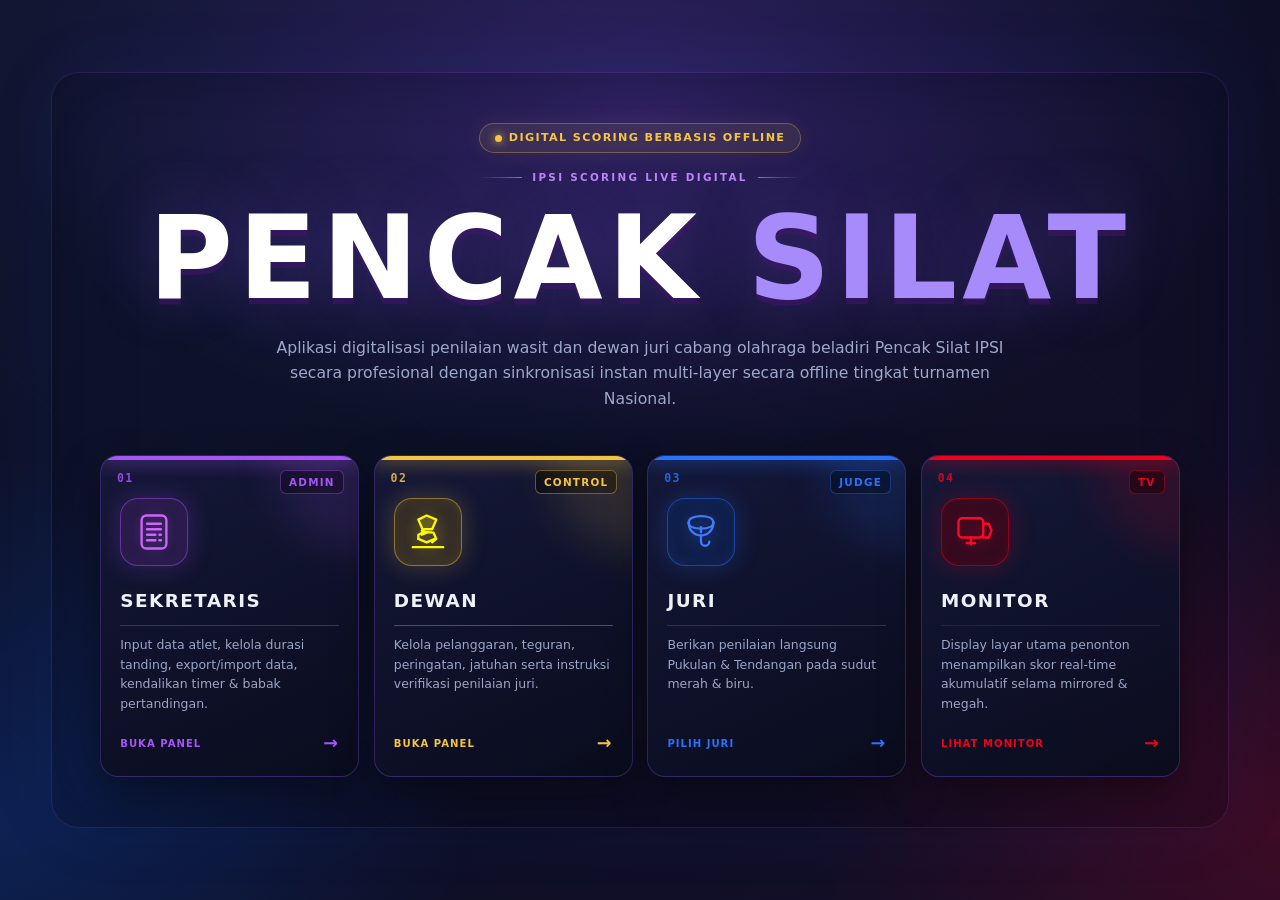
<file: ipsi-scoring-live/index.html>
<!DOCTYPE html>
<html lang="id">
<head>
<meta charset="UTF-8">
<meta name="viewport" content="width=device-width,initial-scale=1">
<meta name="theme-color" content="#05060a">
<title>IPSI Scoring Live Digital</title>
<link rel="icon" type="image/svg+xml" href="assets/icons/favicon.svg">
<link rel="stylesheet" href="css/global.css">
<link rel="stylesheet" href="css/landing.css">
</head>
<body class="landing" data-mode="index">

  <main class="landing-shell">
    <div class="landing-badge">DIGITAL SCORING BERBASIS OFFLINE</div>
    <div class="landing-kicker"><span></span> IPSI SCORING LIVE DIGITAL <span></span></div>
    <h1 class="landing-title"><span>PENCAK</span> SILAT</h1>
    <p class="landing-sub">
      Aplikasi digitalisasi penilaian wasit dan dewan juri cabang olahraga beladiri Pencak Silat IPSI
      secara profesional dengan sinkronisasi instan multi-layer secara offline tingkat turnamen Nasional.
    </p>

    <nav class="role-grid" aria-label="Pilih peran">
      <a class="role-card role-card--sekretaris" href="sekretaris.html">
        <span class="role-card-index">01</span>
        <span class="role-card-tag">ADMIN</span>
        <span class="role-card-icon-wrap"><img class="role-card-icon" src="assets/icons/icon-sekretaris.svg" alt="" width="52" height="52"></span>
        <h3>SEKRETARIS</h3>
        <div class="role-card-divider"></div>
        <p>Input data atlet, kelola durasi tanding, export/import data, kendalikan timer & babak pertandingan.</p>
        <span class="role-card-enter">BUKA PANEL <b>&rarr;</b></span>
      </a>

      <a class="role-card role-card--dewan" href="dewan.html">
        <span class="role-card-index">02</span>
        <span class="role-card-tag">CONTROL</span>
        <span class="role-card-icon-wrap"><img class="role-card-icon" src="assets/icons/icon-dewan.svg" alt="" width="52" height="52"></span>
        <h3>DEWAN</h3>
        <div class="role-card-divider"></div>
        <p>Kelola pelanggaran, teguran, peringatan, jatuhan serta instruksi verifikasi penilaian juri.</p>
        <span class="role-card-enter">BUKA PANEL <b>&rarr;</b></span>
      </a>

      <a class="role-card role-card--juri" href="juri-login.html">
        <span class="role-card-index">03</span>
        <span class="role-card-tag">JUDGE</span>
        <span class="role-card-icon-wrap"><img class="role-card-icon" src="assets/icons/icon-juri.svg" alt="" width="52" height="52"></span>
        <h3>JURI</h3>
        <div class="role-card-divider"></div>
        <p>Berikan penilaian langsung Pukulan &amp; Tendangan pada sudut merah &amp; biru.</p>
        <span class="role-card-enter">PILIH JURI <b>&rarr;</b></span>
      </a>

      <a class="role-card role-card--monitor" href="monitor.html">
        <span class="role-card-index">04</span>
        <span class="role-card-tag">TV</span>
        <span class="role-card-icon-wrap"><img class="role-card-icon" src="assets/icons/icon-monitor.svg" alt="" width="52" height="52"></span>
        <h3>MONITOR</h3>
        <div class="role-card-divider"></div>
        <p>Display layar utama penonton menampilkan skor real-time akumulatif selama mirrored &amp; megah.</p>
        <span class="role-card-enter">LIHAT MONITOR <b>&rarr;</b></span>
      </a>
    </nav>
  </main>

  <script src="js/state.js"></script>
  <script src="js/timer.js"></script>
  <script src="js/sync.js"></script>
  <script src="js/app.js"></script>
</body>
</html>
</file>
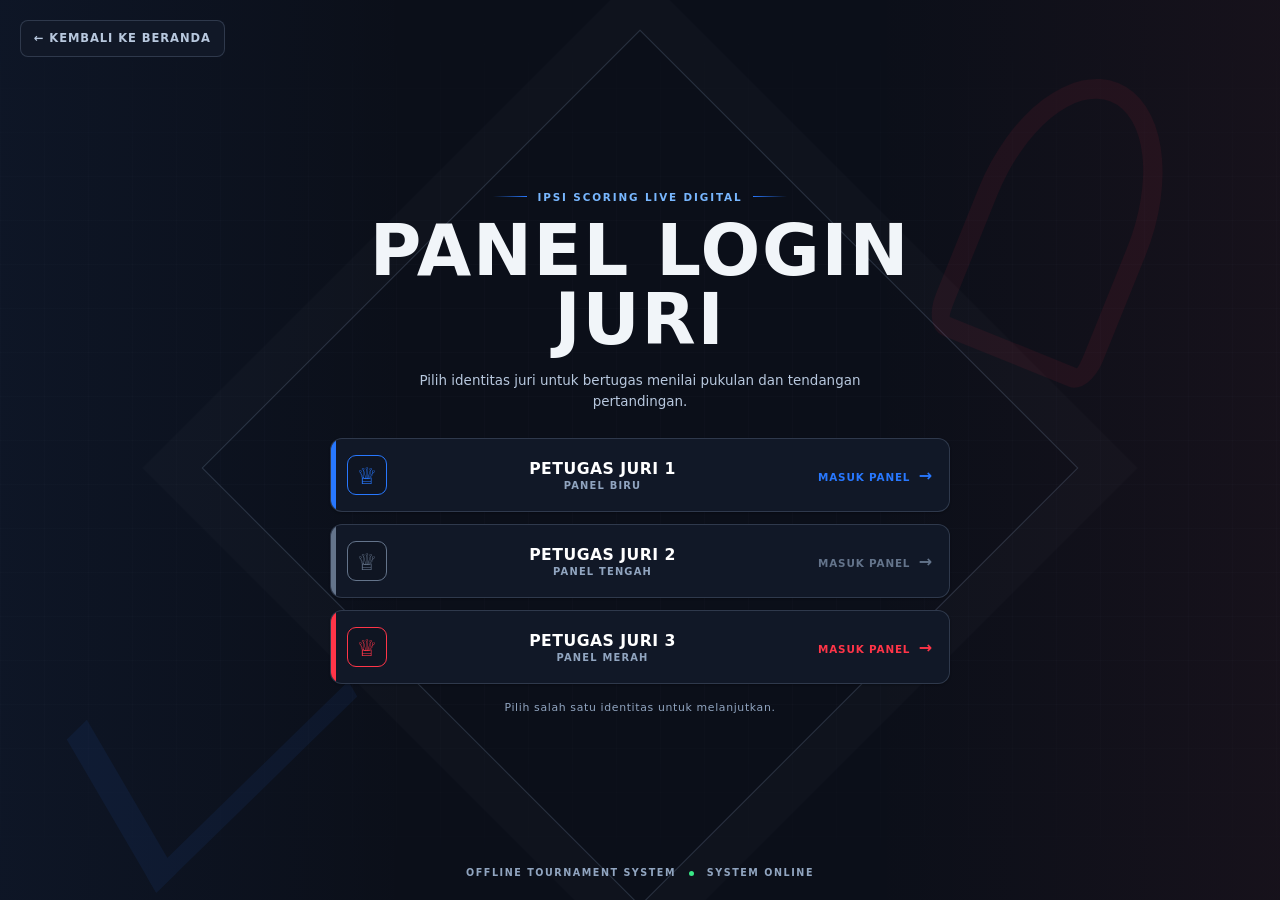
<file: juri-login.html>
<!DOCTYPE html>
<html lang="id">
<head>
<meta charset="UTF-8">
<meta name="viewport" content="width=device-width,initial-scale=1">
<meta name="theme-color" content="#0B0F19">
<title>Login Juri - IPSI Scoring Live Digital</title>
<link rel="icon" type="image/svg+xml" href="assets/icons/favicon.svg">
<link rel="stylesheet" href="css/global.css">
<link rel="stylesheet" href="css/juri-login.css">
</head>
<body class="page-juri-login">
  <main class="judge-login-shell">
    <div class="judge-login-art art-left" aria-hidden="true"></div>
    <div class="judge-login-art art-right" aria-hidden="true"></div>
    <a class="login-back" href="index.html">&larr; KEMBALI KE BERANDA</a>

    <section class="judge-login-panel" aria-labelledby="loginTitle">
      <div class="login-kicker"><span></span> IPSI SCORING LIVE DIGITAL <span></span></div>
      <h1 id="loginTitle">PANEL LOGIN JURI</h1>
      <p class="login-subtitle">Pilih identitas juri untuk bertugas menilai pukulan dan tendangan pertandingan.</p>

      <div class="judge-identity-list" role="list">
        <button type="button" class="judge-identity judge-identity--blue" data-judge="judge1">
          <span class="identity-icon" aria-hidden="true">&#9813;</span>
          <span class="identity-copy"><strong>PETUGAS JURI 1</strong><small>PANEL BIRU</small></span>
          <span class="identity-action">MASUK PANEL <b>&rarr;</b></span>
        </button>
        <button type="button" class="judge-identity judge-identity--purple" data-judge="judge2">
          <span class="identity-icon" aria-hidden="true">&#9813;</span>
          <span class="identity-copy"><strong>PETUGAS JURI 2</strong><small>PANEL TENGAH</small></span>
          <span class="identity-action">MASUK PANEL <b>&rarr;</b></span>
        </button>
        <button type="button" class="judge-identity judge-identity--red" data-judge="judge3">
          <span class="identity-icon" aria-hidden="true">&#9813;</span>
          <span class="identity-copy"><strong>PETUGAS JURI 3</strong><small>PANEL MERAH</small></span>
          <span class="identity-action">MASUK PANEL <b>&rarr;</b></span>
        </button>
      </div>

      <p id="loginStatus" class="login-status" aria-live="polite">Pilih salah satu identitas untuk melanjutkan.</p>
    </section>

    <div id="passwordModal" class="password-modal" hidden>
      <form id="passwordForm" class="password-card" autocomplete="off">
        <button type="button" id="passwordClose" class="password-close" aria-label="Tutup">&times;</button>
        <span id="passwordJudgeLabel" class="password-kicker">PETUGAS JURI 1</span>
        <h2>MASUKKAN PASSWORD</h2>
        <p>Password diperlukan untuk membuka panel penilaian Juri.</p>
        <label for="judgePassword">PASSWORD JURI</label>
        <div class="password-field">
          <input id="judgePassword" type="password" class="password-input" autocomplete="off" required>
          <button type="button" id="togglePassword" class="password-toggle" aria-label="Tampilkan password">LIHAT</button>
        </div>
        <div id="passwordError" class="password-error" aria-live="polite"></div>
        <button type="submit" class="password-submit">MASUK PANEL <span>&rarr;</span></button>
      </form>
    </div>

    <footer class="login-footer">OFFLINE TOURNAMENT SYSTEM <span></span> SYSTEM ONLINE</footer>
  </main>

  <script src="js/state.js"></script>
  <script src="js/juri-login.js"></script>
</body>
</html>
</file>
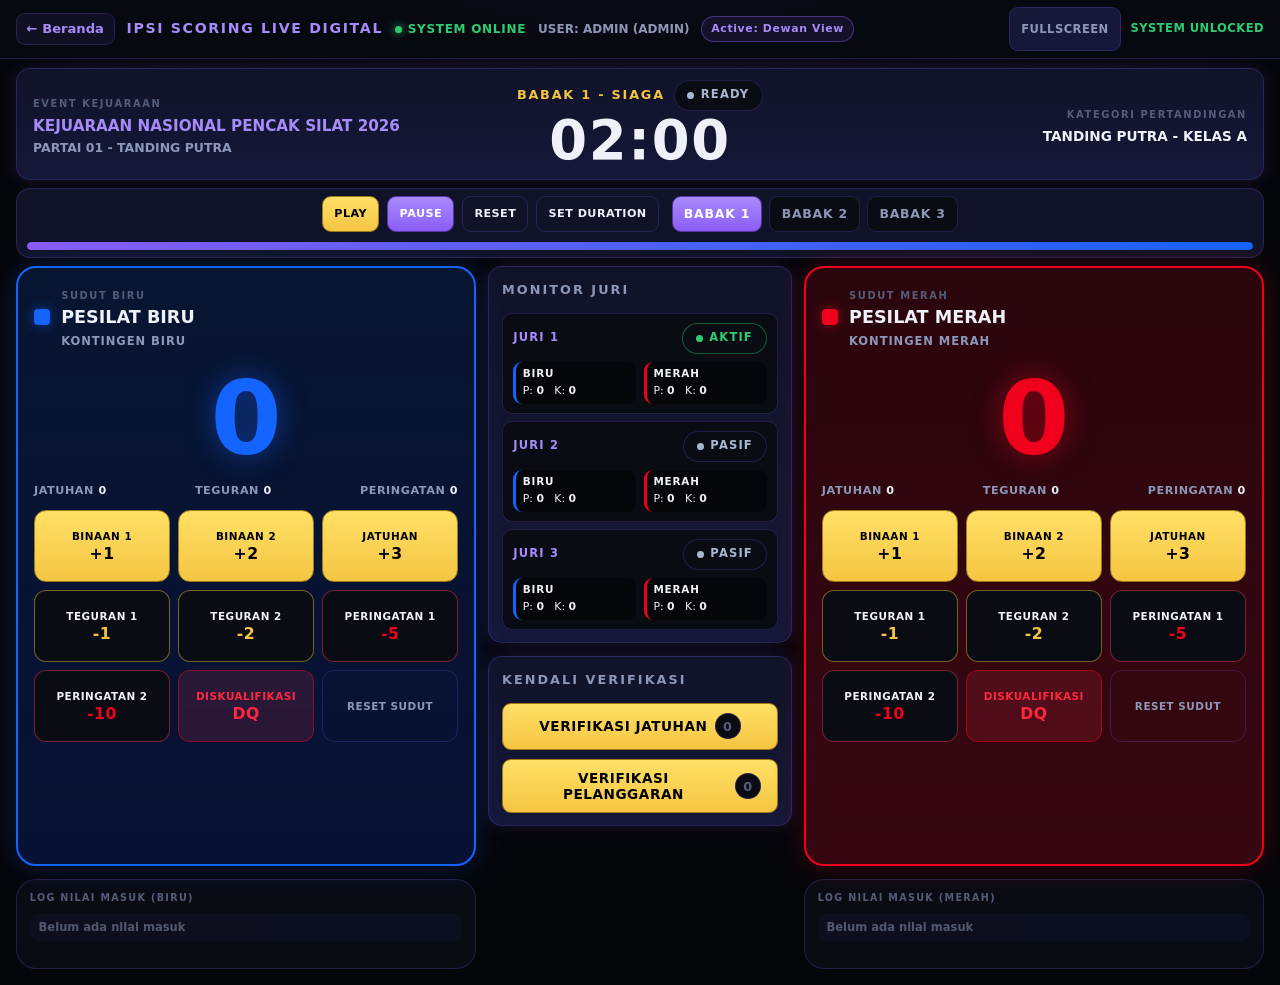
<file: ipsi-scoring-live/dewan.html>
<!DOCTYPE html>
<html lang="id">
<head>
<meta charset="UTF-8">
<meta name="viewport" content="width=device-width,initial-scale=1">
<meta name="theme-color" content="#05060a">
<title>Dewan — IPSI Scoring Live Digital</title>
<link rel="icon" type="image/svg+xml" href="assets/icons/favicon.svg">
<link rel="stylesheet" href="css/global.css">
<link rel="stylesheet" href="css/dewan.css">
</head>
<body class="page-dewan" data-mode="dewan">

  <nav class="navbar" aria-label="Navigasi utama">
    <div class="navbar-left">
      <a class="navbar-back" href="index.html">&larr; Beranda</a>
      <span class="navbar-brand">IPSI Scoring Live Digital</span>
      <span class="navbar-status" data-sync-indicator>SYSTEM ONLINE</span>
      <span class="navbar-user">USER: ADMIN (ADMIN)</span>
      <span class="navbar-badge">Active: Dewan View</span>
    </div>
    <div class="navbar-right">
      <button type="button" class="btn-fs" data-action="fullscreen">FULLSCREEN</button>
      <span class="navbar-unlock">SYSTEM UNLOCKED</span>
    </div>
  </nav>

  <div id="toastArea" aria-live="polite"></div>

  <main class="dewan-main">
    <header class="match-info">
      <div class="match-info-left">
        <span class="mini-label">EVENT KEJUARAAN</span>
        <div id="miEventName" class="match-event">KEJUARAAN NASIONAL PENCAK SILAT 2026</div>
        <div id="miMatchLine" class="match-sub">PARTAI 01 - KELAS A (PUTRA)</div>
      </div>
      <div class="match-info-center">
        <div class="match-round-line">
          <span id="miRoundLabel" class="match-round">BABAK 1</span>
          <span id="miStatus" class="status-pill status-ready">READY</span>
        </div>
        <div id="miTimer" class="match-timer" role="timer">02:00</div>
      </div>
      <div class="match-info-right">
        <span class="mini-label">KATEGORI PERTANDINGAN</span>
        <div id="miCategory" class="match-category">TANDING PUTRA - KELAS A</div>
      </div>
    </header>

    <section class="timer-bar panel" aria-label="Kontrol timer">
      <div class="timer-bar-controls">
        <button type="button" id="btnPlay" class="btn btn-gold" aria-label="Mulai timer">PLAY</button>
        <button type="button" id="btnPause" class="btn btn-primary" aria-label="Jeda timer">PAUSE</button>
        <button type="button" id="btnResetTimer" class="btn btn-ghost" aria-label="Reset timer">RESET</button>
        <button type="button" id="btnSetDuration" class="btn btn-ghost" aria-label="Atur durasi">SET DURATION</button>
        <div id="roundChips" class="chips" role="group" aria-label="Pilih babak"></div>
      </div>
      <div class="timer-track" aria-hidden="true"><div id="timerBar" class="timer-bar"></div></div>
    </section>

    <section class="dewan-grid">
      <aside class="team-slot team-slot--blue">
        <article class="team-panel team-panel--blue">
          <header class="team-head">
            <span class="team-dot"></span>
            <div>
              <span class="mini-label">SUDUT BIRU</span>
              <h2 id="blueName" class="team-name">PESILAT BIRU</h2>
              <span id="blueContingent" class="team-contingent">KONTINGEN BIRU</span>
            </div>
            <span id="blueDq" class="dq-badge" hidden>DISK</span>
          </header>
          <div id="blueScore" class="team-score team-score--blue" role="status" aria-live="polite">0</div>
          <div class="team-stats">
            <span>JATUHAN <strong id="blueFalls">0</strong></span>
            <span>TEGURAN <strong id="blueWarnings">0</strong></span>
            <span>PERINGATAN <strong id="bluePenalties">0</strong></span>
          </div>
          <div id="blueButtons" class="score-grid"></div>
        </article>

        <article class="log-panel">
          <h3 class="log-title">LOG NILAI MASUK (BIRU)</h3>
          <div id="blueLog" class="log-list" aria-live="polite"></div>
        </article>
      </aside>

      <section class="center-slot">
        <article class="judge-monitor panel">
          <h2 class="section-heading">MONITOR JURI</h2>
          <div id="judgePanels" class="judge-panels" aria-label="Panel penilaian juri"></div>
        </article>

        <article class="verify-panel panel">
          <h2 class="section-heading">KENDALI VERIFIKASI</h2>
          <div class="verify-buttons">
            <button type="button" id="btnVerifyFall" class="btn btn-gold btn-block" aria-label="Verifikasi jatuhan">
              VERIFIKASI JATUHAN <span id="pendingFallBadge" class="verify-badge">0</span>
            </button>
            <button type="button" id="btnVerifyPenalty" class="btn btn-gold btn-block" aria-label="Verifikasi pelanggaran">
              VERIFIKASI PELANGGARAN <span id="pendingPenaltyBadge" class="verify-badge">0</span>
            </button>
          </div>
        </article>
      </section>

      <aside class="team-slot team-slot--red">
        <article class="team-panel team-panel--red">
          <header class="team-head">
            <span class="team-dot"></span>
            <div>
              <span class="mini-label">SUDUT MERAH</span>
              <h2 id="redName" class="team-name">PESILAT MERAH</h2>
              <span id="redContingent" class="team-contingent">KONTINGEN MERAH</span>
            </div>
            <span id="redDq" class="dq-badge" hidden>DISK</span>
          </header>
          <div id="redScore" class="team-score team-score--red" role="status" aria-live="polite">0</div>
          <div class="team-stats">
            <span>JATUHAN <strong id="redFalls">0</strong></span>
            <span>TEGURAN <strong id="redWarnings">0</strong></span>
            <span>PERINGATAN <strong id="redPenalties">0</strong></span>
          </div>
          <div id="redButtons" class="score-grid"></div>
        </article>

        <article class="log-panel">
          <h3 class="log-title">LOG NILAI MASUK (MERAH)</h3>
          <div id="redLog" class="log-list" aria-live="polite"></div>
        </article>
      </aside>
    </section>
  </main>

  <div id="resetModal" class="modal-backdrop" hidden>
    <div class="modal" role="dialog" aria-modal="true" aria-labelledby="resetTitle">
      <h2 id="resetTitle" class="modal-title">RESET PERTANDINGAN?</h2>
      <p class="modal-text">Seluruh skor, timer, log dan penilaian akan dikembalikan ke kondisi awal.</p>
      <div class="modal-actions">
        <button type="button" id="btnResetCancel" class="btn btn-ghost">BATAL</button>
        <button type="button" id="btnResetConfirm" class="btn btn-danger">RESET</button>
      </div>
    </div>
  </div>

  <div id="durationModal" class="modal-backdrop" hidden>
    <div class="modal" role="dialog" aria-modal="true" aria-labelledby="durationTitle">
      <h2 id="durationTitle" class="modal-title">SET DURATION</h2>
      <form id="durationForm" autocomplete="off">
        <div class="dur-inputs">
          <input type="number" id="durMin" class="input" min="0" max="99" step="1" inputmode="numeric" aria-label="Menit" placeholder="MENIT">
          <span class="dur-sep">:</span>
          <input type="number" id="durSec" class="input" min="0" max="59" step="1" inputmode="numeric" aria-label="Detik" placeholder="DETIK">
        </div>
        <div class="modal-actions" style="margin-top:0.9rem">
          <button type="button" id="btnDurationCancel" class="btn btn-ghost">BATAL</button>
          <button type="submit" class="btn btn-primary">TERAPKAN</button>
        </div>
      </form>
    </div>
  </div>

  <div id="settingsModal" class="modal-backdrop" hidden>
    <div class="modal" role="dialog" aria-modal="true" aria-labelledby="settingsTitle">
      <h2 id="settingsTitle" class="modal-title">SYSTEM</h2>
      <p class="modal-text">Pengaturan lanjutan untuk dewan juri.</p>
      <div class="modal-actions">
        <button type="button" id="btnSettingsClose" class="btn btn-ghost">TUTUP</button>
        <button type="button" id="btnResetMatchShort" class="btn btn-danger">RESET PERTANDINGAN</button>
      </div>
    </div>
  </div>

  <script src="js/state.js"></script>
  <script src="js/timer.js"></script>
  <script src="js/sync.js"></script>
  <script src="js/dewan.js"></script>
  <script src="js/juri.js"></script>
  <script src="js/monitor.js"></script>
  <script src="js/sekretaris.js"></script>
  <script src="js/app.js"></script>
</body>
</html>
</file>
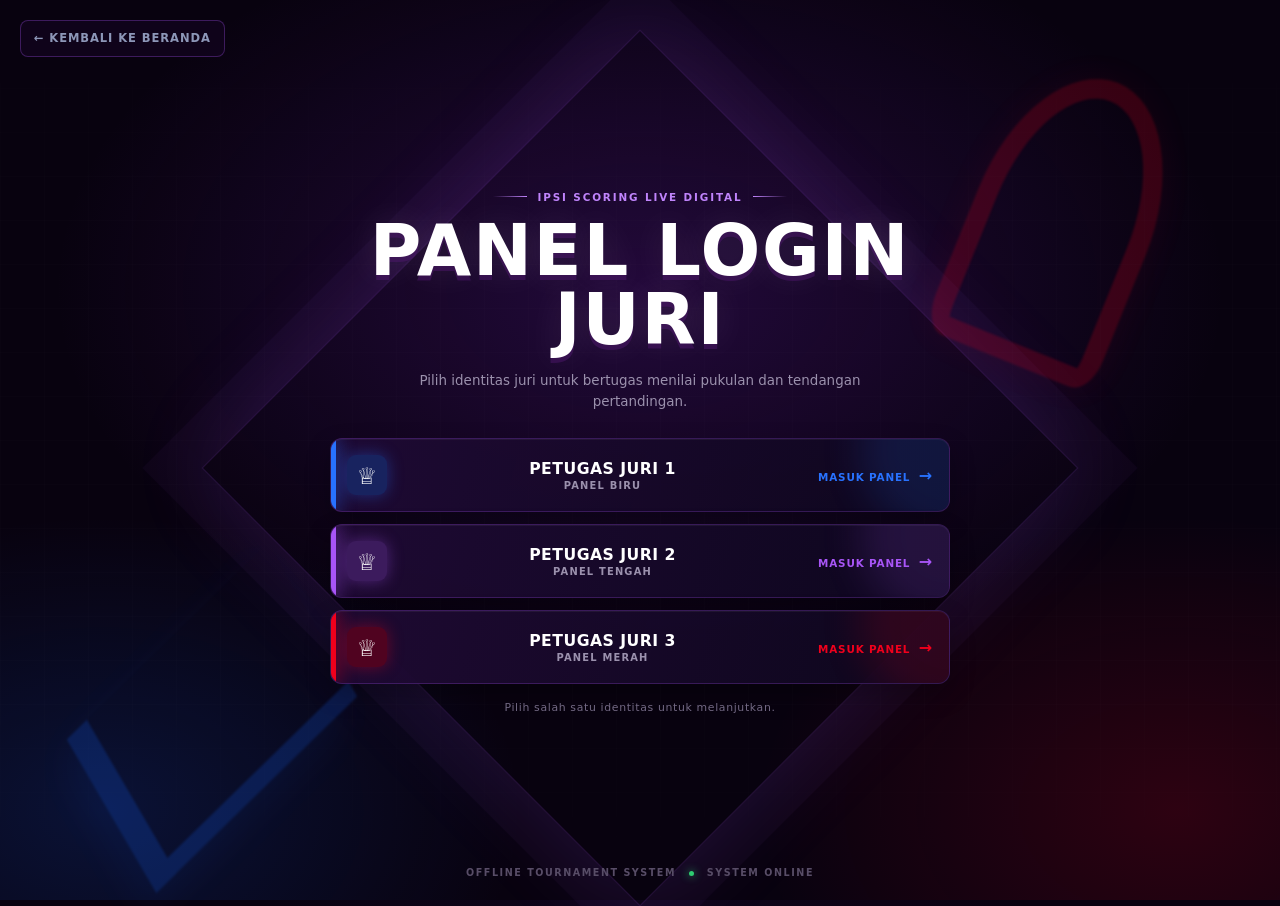
<file: ipsi-scoring-live/juri-login.html>
<!DOCTYPE html>
<html lang="id">
<head>
<meta charset="UTF-8">
<meta name="viewport" content="width=device-width,initial-scale=1">
<meta name="theme-color" content="#08020f">
<title>Login Juri - IPSI Scoring Live Digital</title>
<link rel="icon" type="image/svg+xml" href="assets/icons/favicon.svg">
<link rel="stylesheet" href="css/global.css">
<link rel="stylesheet" href="css/juri-login.css">
</head>
<body class="page-juri-login">
  <main class="judge-login-shell">
    <div class="judge-login-art art-left" aria-hidden="true"></div>
    <div class="judge-login-art art-right" aria-hidden="true"></div>
    <a class="login-back" href="index.html">&larr; KEMBALI KE BERANDA</a>

    <section class="judge-login-panel" aria-labelledby="loginTitle">
      <div class="login-kicker"><span></span> IPSI SCORING LIVE DIGITAL <span></span></div>
      <h1 id="loginTitle">PANEL LOGIN JURI</h1>
      <p class="login-subtitle">Pilih identitas juri untuk bertugas menilai pukulan dan tendangan pertandingan.</p>

      <div class="judge-identity-list" role="list">
        <button type="button" class="judge-identity judge-identity--blue" data-judge="judge1">
          <span class="identity-icon" aria-hidden="true">&#9813;</span>
          <span class="identity-copy"><strong>PETUGAS JURI 1</strong><small>PANEL BIRU</small></span>
          <span class="identity-action">MASUK PANEL <b>&rarr;</b></span>
        </button>
        <button type="button" class="judge-identity judge-identity--purple" data-judge="judge2">
          <span class="identity-icon" aria-hidden="true">&#9813;</span>
          <span class="identity-copy"><strong>PETUGAS JURI 2</strong><small>PANEL TENGAH</small></span>
          <span class="identity-action">MASUK PANEL <b>&rarr;</b></span>
        </button>
        <button type="button" class="judge-identity judge-identity--red" data-judge="judge3">
          <span class="identity-icon" aria-hidden="true">&#9813;</span>
          <span class="identity-copy"><strong>PETUGAS JURI 3</strong><small>PANEL MERAH</small></span>
          <span class="identity-action">MASUK PANEL <b>&rarr;</b></span>
        </button>
      </div>

      <p id="loginStatus" class="login-status" aria-live="polite">Pilih salah satu identitas untuk melanjutkan.</p>
    </section>

    <div id="passwordModal" class="password-modal" hidden>
      <form id="passwordForm" class="password-card" autocomplete="off">
        <button type="button" id="passwordClose" class="password-close" aria-label="Tutup">&times;</button>
        <span id="passwordJudgeLabel" class="password-kicker">PETUGAS JURI 1</span>
        <h2>MASUKKAN PASSWORD</h2>
        <p>Password diperlukan untuk membuka panel penilaian Juri.</p>
        <label for="judgePassword">PASSWORD JURI</label>
        <input id="judgePassword" type="password" class="password-input" autocomplete="off" required>
        <div id="passwordError" class="password-error" aria-live="polite"></div>
        <button type="submit" class="password-submit">MASUK PANEL <span>&rarr;</span></button>
      </form>
    </div>

    <footer class="login-footer">OFFLINE TOURNAMENT SYSTEM <span></span> SYSTEM ONLINE</footer>
  </main>

  <script src="js/state.js"></script>
  <script src="js/juri-login.js"></script>
</body>
</html>
</file>
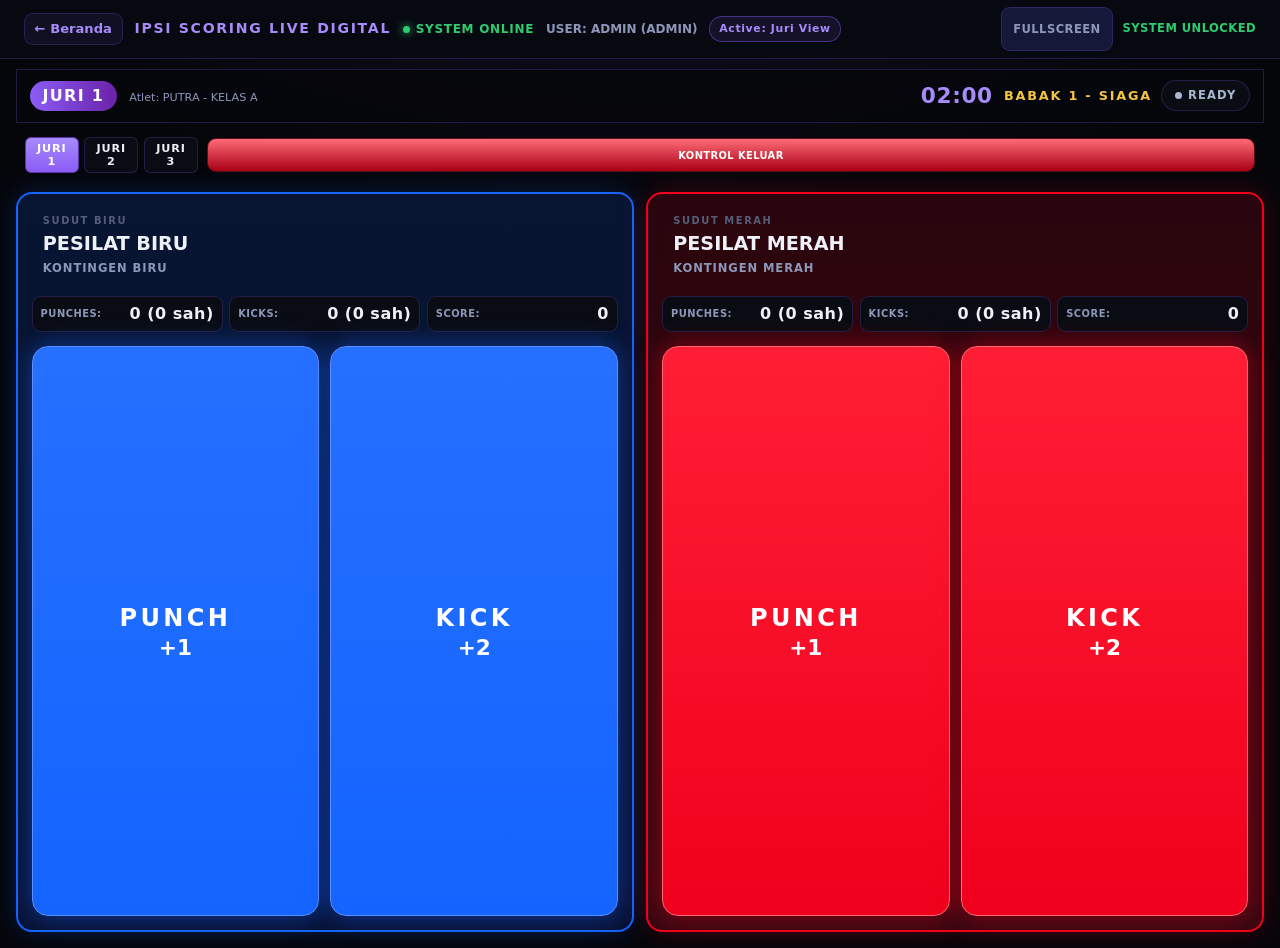
<file: ipsi-scoring-live/juri.html>
<!DOCTYPE html>
<html lang="id">
<head>
<meta charset="UTF-8">
<meta name="viewport" content="width=device-width,initial-scale=1">
<meta name="theme-color" content="#05060a">
<title>Juri — IPSI Scoring Live Digital</title>
<link rel="icon" type="image/svg+xml" href="assets/icons/favicon.svg">
<link rel="stylesheet" href="css/global.css">
<link rel="stylesheet" href="css/juri.css">
</head>
<body class="page-juri" data-mode="juri">

  <nav class="navbar" aria-label="Navigasi utama">
    <div class="navbar-left">
      <a class="navbar-back" href="index.html">&larr; Beranda</a>
      <span class="navbar-brand">IPSI Scoring Live Digital</span>
      <span class="navbar-status" data-sync-indicator>SYSTEM ONLINE</span>
      <span class="navbar-user">USER: ADMIN (ADMIN)</span>
      <span class="navbar-badge">Active: Juri View</span>
    </div>
    <div class="navbar-right">
      <button type="button" class="btn-fs" data-action="fullscreen">FULLSCREEN</button>
      <span class="navbar-unlock">SYSTEM UNLOCKED</span>
    </div>
  </nav>

  <div id="toastArea" aria-live="polite"></div>

  <main class="juri-main">
    <header class="match-info">
      <div class="match-info-left">
        <span id="activeJudgeLabel" class="active-judge-label">JURI 1</span>
        <span id="judgeAthleteLabel" class="judge-athlete-label">Atlet: Kelas A - (Putra)</span>
        <span class="mini-label">EVENT KEJUARAAN</span>
        <div id="miEventName" class="match-event">KEJUARAAN NASIONAL PENCAK SILAT 2026</div>
        <div id="miMatchLine" class="match-sub">PARTAI 01 - KELAS A (PUTRA)</div>
      </div>
      <div class="match-info-center">
        <div class="match-round-line">
          <span id="miRoundLabel" class="match-round">BABAK 1</span>
          <span id="miStatus" class="status-pill status-ready">READY</span>
        </div>
        <div id="miTimer" class="match-timer" role="timer">02:00</div>
      </div>
      <div class="match-info-right">
        <span class="mini-label">KATEGORI PERTANDINGAN</span>
        <div id="miCategory" class="match-category">TANDING PUTRA - KELAS A</div>
      </div>
    </header>

    <section class="juri-grid">
      <aside class="corner corner--blue">
        <header class="corner-head">
          <span class="team-dot"></span>
          <div>
            <span class="mini-label">SUDUT BIRU</span>
            <h2 id="blueName" class="corner-name">PESILAT BIRU</h2>
            <span id="blueContingent" class="corner-contingent">KONTINGEN BIRU</span>
          </div>
          <span id="blueDq" class="dq-badge" hidden>DISK</span>
        </header>
        <div id="blueCounters" class="counters"></div>
        <div class="corner-buttons">
          <button type="button" id="btnBluePunch" class="score-big score-big--blue" aria-label="Pukulan sudut biru">
            <span class="sb-label">PUNCH</span>
            <span class="sb-value">+1</span>
          </button>
          <button type="button" id="btnBlueKick" class="score-big score-big--blue" aria-label="Tendangan sudut biru">
            <span class="sb-label">KICK</span>
            <span class="sb-value">+2</span>
          </button>
        </div>
      </aside>

      <section class="juri-center panel">
        <h2 class="section-heading">PILIH JURI</h2>
        <div id="judgeSelector" class="judge-selector" role="group" aria-label="Pilih juri aktif"></div>
        <div id="judgeLock" class="judge-lock">
          <span class="status-pill status-ready">JURI TERKUNCI</span>
        </div>
        <button type="button" id="btnExit" class="btn btn-danger btn-block">KONTROL KELUAR</button>
      </section>

      <aside class="corner corner--red">
        <header class="corner-head">
          <span class="team-dot"></span>
          <div>
            <span class="mini-label">SUDUT MERAH</span>
            <h2 id="redName" class="corner-name">PESILAT MERAH</h2>
            <span id="redContingent" class="corner-contingent">KONTINGEN MERAH</span>
          </div>
          <span id="redDq" class="dq-badge" hidden>DISK</span>
        </header>
        <div id="redCounters" class="counters"></div>
        <div class="corner-buttons">
          <button type="button" id="btnRedPunch" class="score-big score-big--red" aria-label="Pukulan sudut merah">
            <span class="sb-label">PUNCH</span>
            <span class="sb-value">+1</span>
          </button>
          <button type="button" id="btnRedKick" class="score-big score-big--red" aria-label="Tendangan sudut merah">
            <span class="sb-label">KICK</span>
            <span class="sb-value">+2</span>
          </button>
        </div>
      </aside>
    </section>
  </main>

  <div id="exitModal" class="modal-backdrop" hidden>
    <div class="modal" role="dialog" aria-modal="true" aria-labelledby="exitTitle">
      <h2 id="exitTitle" class="modal-title">KELUAR DARI KONTROL JURI?</h2>
      <p class="modal-text">Anda akan kembali ke halaman utama. Penilaian yang telah masuk tetap tersimpan.</p>
      <div class="modal-actions">
        <button type="button" id="btnExitCancel" class="btn btn-ghost">BATAL</button>
        <button type="button" id="btnExitConfirm" class="btn btn-danger">KELUAR</button>
      </div>
    </div>
  </div>

  <script src="js/state.js"></script>
  <script src="js/timer.js"></script>
  <script src="js/sync.js"></script>
  <script src="js/dewan.js"></script>
  <script src="js/juri.js"></script>
  <script src="js/monitor.js"></script>
  <script src="js/sekretaris.js"></script>
  <script src="js/app.js"></script>
</body>
</html>
</file>
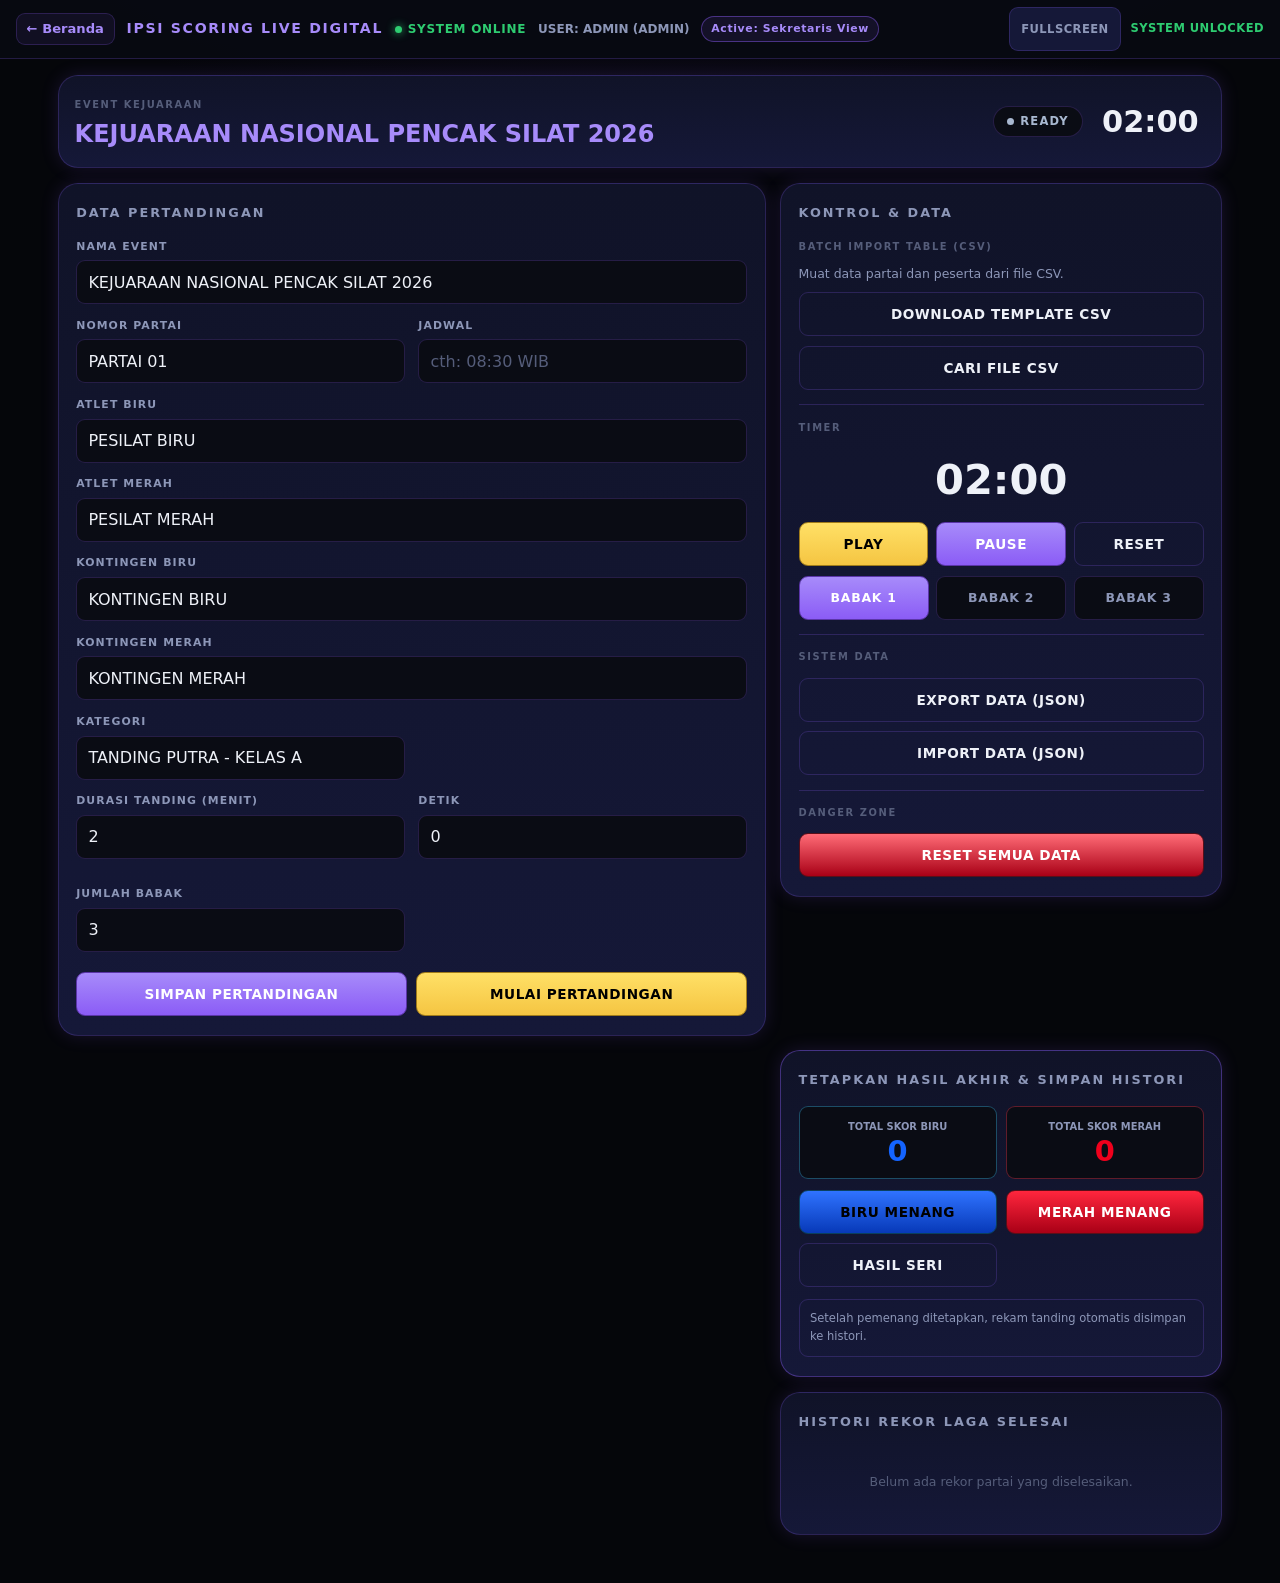
<file: ipsi-scoring-live/sekretaris.html>
<!DOCTYPE html>
<html lang="id">
<head>
<meta charset="UTF-8">
<meta name="viewport" content="width=device-width,initial-scale=1">
<meta name="theme-color" content="#05060a">
<title>Sekretaris — IPSI Scoring Live Digital</title>
<link rel="icon" type="image/svg+xml" href="assets/icons/favicon.svg">
<link rel="stylesheet" href="css/global.css">
<link rel="stylesheet" href="css/sekretaris.css">
</head>
<body class="page-sekretaris" data-mode="sekretaris">

  <nav class="navbar" aria-label="Navigasi utama">
    <div class="navbar-left">
      <a class="navbar-back" href="index.html">&larr; Beranda</a>
      <span class="navbar-brand">IPSI Scoring Live Digital</span>
      <span class="navbar-status" data-sync-indicator>SYSTEM ONLINE</span>
      <span class="navbar-user">USER: ADMIN (ADMIN)</span>
      <span class="navbar-badge">Active: Sekretaris View</span>
    </div>
    <div class="navbar-right">
      <button type="button" class="btn-fs" data-action="fullscreen">FULLSCREEN</button>
      <span class="navbar-unlock">SYSTEM UNLOCKED</span>
    </div>
  </nav>

  <div id="toastArea" aria-live="polite"></div>

  <main class="sekretaris-main">
    <header class="sekretaris-head">
      <div>
        <span class="mini-label">EVENT KEJUARAAN</span>
        <h1 id="headEventName" class="head-event">KEJUARAAN NASIONAL PENCAK SILAT 2026</h1>
      </div>
      <div class="head-meta">
        <span id="headStatus" class="status-pill status-ready">READY</span>
        <span id="headTimer" class="head-timer" role="timer">02:00</span>
      </div>
    </header>

    <section class="sekretaris-grid">
      <article class="panel panel--form">
        <h2 class="section-heading">DATA PERTANDINGAN</h2>

        <div class="field">
          <label for="fEventName">NAMA EVENT</label>
          <input type="text" id="fEventName" class="input" maxlength="40" autocomplete="off">
        </div>
        <div class="field-row">
          <div class="field">
            <label for="fMatch">NOMOR PARTAI</label>
            <input type="text" id="fMatch" class="input" maxlength="40" autocomplete="off">
          </div>
          <div class="field">
            <label for="fSchedule">JADWAL</label>
            <input type="text" id="fSchedule" class="input" maxlength="40" autocomplete="off" placeholder="cth: 08:30 WIB">
          </div>
        </div>

        <div class="field-pair">
          <div class="field">
            <label for="fBlueName">ATLET BIRU</label>
            <input type="text" id="fBlueName" class="input" maxlength="40" autocomplete="off">
          </div>
          <div class="field">
            <label for="fRedName">ATLET MERAH</label>
            <input type="text" id="fRedName" class="input" maxlength="40" autocomplete="off">
          </div>
          <div class="field">
            <label for="fBlueContingent">KONTINGEN BIRU</label>
            <input type="text" id="fBlueContingent" class="input" maxlength="40" autocomplete="off">
          </div>
          <div class="field">
            <label for="fRedContingent">KONTINGEN MERAH</label>
            <input type="text" id="fRedContingent" class="input" maxlength="40" autocomplete="off">
          </div>
        </div>

        <div class="field-row">
          <div class="field">
            <label for="fCategory">KATEGORI</label>
            <input type="text" id="fCategory" class="input" maxlength="40" autocomplete="off">
          </div>
        </div>

        <div class="field-row">
          <div class="field">
            <label for="fDurMin">DURASI TANDING (MENIT)</label>
            <input type="number" id="fDurMin" class="input" min="0" max="99" step="1" inputmode="numeric">
          </div>
          <div class="field">
            <label for="fDurSec">DETIK</label>
            <input type="number" id="fDurSec" class="input" min="0" max="59" step="1" inputmode="numeric">
          </div>
          <div class="field">
            <label for="fRounds">JUMLAH BABAK</label>
            <input type="number" id="fRounds" class="input" min="1" max="9" step="1" inputmode="numeric">
          </div>
        </div>

        <div class="form-actions">
          <button type="button" id="btnSave" class="btn btn-primary">SIMPAN PERTANDINGAN</button>
          <button type="button" id="btnStart" class="btn btn-gold">MULAI PERTANDINGAN</button>
        </div>
      </article>

      <article class="panel panel--control">
        <h2 class="section-heading">KONTROL &amp; DATA</h2>

        <div class="control-block">
          <span class="mini-label">BATCH IMPORT TABLE (CSV)</span>
          <p class="control-help">Muat data partai dan peserta dari file CSV.</p>
          <button type="button" id="btnCsvTemplate" class="btn btn-ghost btn-block">DOWNLOAD TEMPLATE CSV</button>
          <label class="btn btn-ghost btn-block file-label" for="csvFile">CARI FILE CSV
            <input type="file" id="csvFile" accept="text/csv,.csv" hidden>
          </label>
        </div>

        <div class="control-block">
          <span class="mini-label">TIMER</span>
          <div class="control-timer" id="ctrlTimer">02:00</div>
          <div class="control-btns">
            <button type="button" id="btnPlay" class="btn btn-gold">PLAY</button>
            <button type="button" id="btnPause" class="btn btn-primary">PAUSE</button>
            <button type="button" id="btnResetTimer" class="btn btn-ghost">RESET</button>
          </div>
          <div id="roundChips" class="chips" role="group" aria-label="Pilih babak"></div>
        </div>

        <div class="control-block">
          <span class="mini-label">SISTEM DATA</span>
          <button type="button" id="btnExport" class="btn btn-ghost btn-block">EXPORT DATA (JSON)</button>
          <label class="btn btn-ghost btn-block file-label" for="importFile">IMPORT DATA (JSON)
            <input type="file" id="importFile" accept="application/json,.json" hidden>
          </label>
        </div>

        <div class="control-block">
          <span class="mini-label">DANGER ZONE</span>
          <button type="button" id="btnResetAll" class="btn btn-danger btn-block">RESET SEMUA DATA</button>
        </div>
      </article>

      <article class="panel panel--result">
        <h2 class="section-heading">TETAPKAN HASIL AKHIR &amp; SIMPAN HISTORI</h2>
        <div class="result-score-grid">
          <div class="result-score result-score--blue"><span>TOTAL SKOR BIRU</span><strong id="finalBlueScore">0</strong></div>
          <div class="result-score result-score--red"><span>TOTAL SKOR MERAH</span><strong id="finalRedScore">0</strong></div>
        </div>
        <div class="result-actions">
          <button type="button" id="btnBlueWinner" class="btn btn-blue">BIRU MENANG</button>
          <button type="button" id="btnRedWinner" class="btn btn-red">MERAH MENANG</button>
          <button type="button" id="btnDrawWinner" class="btn btn-ghost btn-block">HASIL SERI</button>
        </div>
        <p class="result-note">Setelah pemenang ditetapkan, rekam tanding otomatis disimpan ke histori.</p>
      </article>

      <article class="panel panel--history">
        <h2 class="section-heading">HISTORI REKOR LAGA SELESAI</h2>
        <div id="matchHistory" class="history-list" aria-live="polite"></div>
      </article>
    </section>
  </main>

  <div id="resetModal" class="modal-backdrop" hidden>
    <div class="modal" role="dialog" aria-modal="true" aria-labelledby="resetTitle">
      <h2 id="resetTitle" class="modal-title">RESET PERTANDINGAN?</h2>
      <p class="modal-text">Seluruh skor, timer, log dan penilaian akan dikembalikan ke kondisi awal.</p>
      <div class="modal-actions">
        <button type="button" id="btnResetCancel" class="btn btn-ghost">BATAL</button>
        <button type="button" id="btnResetConfirm" class="btn btn-danger">RESET</button>
      </div>
    </div>
  </div>

  <div id="resetAllModal" class="modal-backdrop" hidden>
    <div class="modal" role="dialog" aria-modal="true" aria-labelledby="resetAllTitle">
      <h2 id="resetAllTitle" class="modal-title">RESET SEMUA DATA?</h2>
      <p class="modal-text">Seluruh data event, skor, timer dan log akan dihapus dan kembali ke kondisi awal sistem.</p>
      <div class="modal-actions">
        <button type="button" id="btnResetAllCancel" class="btn btn-ghost">BATAL</button>
        <button type="button" id="btnResetAllConfirm" class="btn btn-danger">RESET</button>
      </div>
    </div>
  </div>

  <script src="js/state.js"></script>
  <script src="js/timer.js"></script>
  <script src="js/sync.js"></script>
  <script src="js/dewan.js"></script>
  <script src="js/juri.js"></script>
  <script src="js/monitor.js"></script>
  <script src="js/sekretaris.js"></script>
  <script src="js/app.js"></script>
</body>
</html>
</file>
<file: ipsi-scoring-live/css/global.css>
/* ================================================================
   GLOBAL.CSS — IPSI SCORING LIVE DIGITAL
   ================================================================ */

:root {
  --bg-primary: #05060a;
  --bg-secondary: #0a0c14;
  --bg-tertiary: #0d1020;
  --panel: #101328;
  --panel-alt: #151838;
  --border: rgba(139,92,246,0.22);
  --border-strong: rgba(139,92,246,0.45);
  --purple: #8b5cf6;
  --purple-bright: #a78bfa;
  --purple-dim: #5b35a8;
  --purple-glow: rgba(139,92,246,0.35);
  --blue: #1464ff;
  --blue-bright: #2f73ff;
  --blue-glow: rgba(20,100,255,0.5);
  --blue-dark: #0739b8;
  --red: #f0001c;
  --red-bright: #ff263d;
  --red-glow: rgba(240,0,28,0.5);
  --red-dark: #a90016;
  --gold: #f5c542;
  --gold-bright: #ffe066;
  --gold-glow: rgba(245,197,66,0.3);
  --gold-dark: #a07b1a;
  --text-primary: #eef1f8;
  --text-secondary: #8d97b8;
  --text-muted: #555d7a;
  --success: #2ecc71;
  --danger: #ff3b54;
  --radius: 14px;
  --radius-sm: 9px;
  --radius-lg: 20px;
  --font: "Segoe UI Variable","Segoe UI",system-ui,-apple-system,"Helvetica Neue",Arial,sans-serif;
  --font-mono: "Cascadia Mono","Consolas",monospace;
  --font-num: "Bahnschrift","Segoe UI",system-ui,sans-serif;
  --glow-sm: 0 0 18px rgba(139,92,246,0.15);
  --glow-md: 0 0 32px rgba(139,92,246,0.22);
}

*,
*::before,
*::after {
  box-sizing: border-box;
}

html {
  -webkit-text-size-adjust: 100%;
}

body {
  margin: 0;
  background: var(--bg-primary);
  color: var(--text-primary);
  font-family: var(--font);
  line-height: 1.55;
  -webkit-font-smoothing: antialiased;
  overflow-x: hidden;
}

img { max-width:100%; display:block; }

a { color:var(--purple-bright); text-decoration:none; }
a:hover { text-decoration:underline; }

button {
  font-family: inherit;
  font-size: inherit;
  cursor: pointer;
  touch-action: manipulation;
  -webkit-tap-highlight-color: transparent;
}

input, select, textarea {
  font-family: inherit;
  font-size: inherit;
}

h1,h2,h3,h4,p { margin:0; }

:focus-visible {
  outline:2px solid var(--purple);
  outline-offset:2px;
}

[hidden] { display:none !important; }

/* ---- navbar ---- */
.navbar {
  position: sticky;
  top:0;
  z-index:100;
  display:flex;
  flex-wrap:wrap;
  align-items:center;
  justify-content:space-between;
  gap:0.6rem;
  padding:0.45rem 1rem;
  background:rgba(8,10,18,0.92);
  border-bottom:1px solid var(--border);
  font-size:0.82rem;
}
.navbar-left {
  display:flex;
  align-items:center;
  gap:0.75rem;
  flex-wrap:wrap;
}
.navbar-back {
  color:var(--purple-bright);
  font-weight:700;
  padding:0.3rem 0.6rem;
  border-radius:var(--radius-sm);
  background:rgba(139,92,246,0.08);
  border:1px solid var(--border);
  transition:background 0.12s;
}
.navbar-back:hover { text-decoration:none; background:rgba(139,92,246,0.18); }
.navbar-brand {
  font-weight:900;
  font-size:0.88rem;
  letter-spacing:0.12em;
  color:var(--purple-bright);
  text-transform:uppercase;
}
.navbar-status {
  display:inline-flex;
  align-items:center;
  gap:0.35rem;
  font-weight:700;
  font-size:0.75rem;
  letter-spacing:0.06em;
  color:var(--success);
}
.navbar-status::before {
  content:"";
  width:7px;
  height:7px;
  border-radius:50%;
  background:var(--success);
  box-shadow:0 0 8px var(--success);
  animation:blink 1.8s infinite;
}
.navbar-status.is-fallback { color:var(--gold); }
.navbar-status.is-fallback::before { background:var(--gold); box-shadow:0 0 8px var(--gold); animation:none; }

.navbar-user {
  color:var(--text-secondary);
  font-size:0.75rem;
  font-weight:600;
}
.navbar-badge {
  padding:0.22rem 0.55rem;
  border-radius:999px;
  font-weight:800;
  font-size:0.68rem;
  letter-spacing:0.06em;
  border:1px solid var(--border-strong);
  color:var(--purple-bright);
  background:rgba(139,92,246,0.1);
}
.navbar-right {
  display:flex;
  align-items:center;
  gap:0.6rem;
  flex-wrap:wrap;
}
.navbar-unlock {
  color:var(--success);
  font-weight:700;
  font-size:0.72rem;
  letter-spacing:0.04em;
}

.btn-fs {
  min-height:44px;
  padding:0.3rem 0.7rem;
  border:1px solid var(--border);
  border-radius:var(--radius-sm);
  background:var(--panel-alt);
  color:var(--text-secondary);
  font-weight:700;
  font-size:0.72rem;
  letter-spacing:0.04em;
}
.btn-fs:hover { color:var(--text-primary); background:rgba(139,92,246,0.15); }

@keyframes blink { 0%,100%{opacity:1}50%{opacity:0.3} }

/* ---- buttons ---- */
.btn {
  display:inline-flex;
  align-items:center;
  justify-content:center;
  gap:0.45rem;
  min-height:44px;
  padding:0.6rem 1rem;
  border:1px solid var(--border);
  border-radius:var(--radius-sm);
  background:var(--panel-alt);
  color:var(--text-primary);
  font-weight:700;
  font-size:0.85rem;
  letter-spacing:0.04em;
  text-transform:uppercase;
  transition:transform 0.08s,box-shadow 0.12s,background 0.12s;
  user-select:none;
}
.btn:active { transform:scale(0.96); }
.btn:disabled { opacity:0.4; cursor:not-allowed; transform:none; }
.btn-primary { background:linear-gradient(180deg,var(--purple-bright),var(--purple)); border-color:var(--purple-dim); color:#fff; }
.btn-primary:hover { background:linear-gradient(180deg,#b49cf9,var(--purple)); }
.btn-gold { background:linear-gradient(180deg,var(--gold-bright),var(--gold)); border-color:var(--gold-dark); color:#000; }
.btn-gold:hover { background:linear-gradient(180deg,#ffe580,var(--gold)); }
.btn-blue { background:linear-gradient(180deg,var(--blue-bright),var(--blue-dark)); border-color:#0a405f; color:#000; }
.btn-blue:hover { background:linear-gradient(180deg,#90e5ff,var(--blue-dark)); }
.btn-red { background:linear-gradient(180deg,var(--red-bright),var(--red-dark)); border-color:#5a0e18; color:#fff; }
.btn-red:hover { background:linear-gradient(180deg,#ff8a98,var(--red-dark)); }
.btn-danger { background:linear-gradient(180deg,#ff6b76,var(--red-dark)); border-color:#5a0e18; color:#fff; }
.btn-sm { min-height:36px; padding:0.4rem 0.8rem; font-size:0.78rem; }
.btn-ghost { background:transparent; }
.btn-ghost:hover { background:rgba(139,92,246,0.1); }
.btn-block { width:100%; }
.btn-score {
  min-height:64px;
  padding:0.7rem 1rem;
  font-size:0.95rem;
  border-radius:var(--radius);
  box-shadow:var(--glow-sm);
}
.btn-score:active { transform:scale(0.94); }
.btn-score .val {
  font-family:var(--font-num);
  font-size:1.4rem;
  font-weight:900;
  font-variant-numeric:tabular-nums;
}
.btn-score-small { min-height:50px; font-size:0.82rem; }

/* ---- inputs ---- */
.input {
  width:100%;
  min-height:44px;
  padding:0.5rem 0.7rem;
  border:1px solid var(--border);
  border-radius:var(--radius-sm);
  background:var(--bg-secondary);
  color:var(--text-primary);
  font-variant-numeric:tabular-nums;
  transition:border-color 0.12s;
}
.input:focus { outline:none; border-color:var(--purple); }
.input::placeholder { color:var(--text-muted); }

/* ---- status pill ---- */
.status-pill {
  display:inline-flex;
  align-items:center;
  gap:0.4rem;
  padding:0.35rem 0.8rem;
  border-radius:999px;
  font-size:0.72rem;
  font-weight:800;
  letter-spacing:0.1em;
  border:1px solid var(--border);
  color:var(--text-secondary);
  background:var(--bg-secondary);
}
.status-pill::before { content:""; width:7px; height:7px; border-radius:50%; }
.status-pill.status-ready { color:#a8b8d0; }
.status-pill.status-ready::before { background:#a8b8d0; }
.status-pill.status-running { color:var(--success); border-color:rgba(46,204,113,0.4); }
.status-pill.status-running::before { background:var(--success); animation:blink 1s infinite; }
.status-pill.status-paused { color:var(--gold); border-color:rgba(245,197,66,0.4); }
.status-pill.status-paused::before { background:var(--gold); }
.status-pill.status-finished { color:var(--red); border-color:rgba(255,59,84,0.4); }
.status-pill.status-finished::before { background:var(--red); }

/* ---- modal ---- */
.modal-backdrop {
  position:fixed;
  inset:0;
  z-index:200;
  display:flex;
  align-items:center;
  justify-content:center;
  padding:1rem;
  background:rgba(4,5,10,0.82);
}
.modal {
  width:100%;
  max-width:480px;
  background:var(--panel);
  border:1px solid var(--border-strong);
  border-radius:var(--radius-lg);
  box-shadow:var(--glow-md),0 24px 80px rgba(0,0,0,0.6);
  padding:1.6rem;
}
.modal-title {
  font-size:1.3rem;
  font-weight:800;
  margin-bottom:1rem;
  color:var(--purple-bright);
}
.modal-text { color:var(--text-secondary); margin-bottom:1rem; }
.modal-actions { display:flex; gap:0.6rem; justify-content:flex-end; flex-wrap:wrap; }

/* ---- toast ---- */
#toastArea {
  position:fixed;
  bottom:1.5rem;
  right:1.5rem;
  z-index:300;
  display:flex;
  flex-direction:column-reverse;
  gap:0.5rem;
  pointer-events:none;
}
.toast {
  pointer-events:auto;
  padding:0.7rem 1.1rem;
  border-radius:var(--radius-sm);
  font-size:0.82rem;
  font-weight:700;
  background:var(--panel);
  border:1px solid var(--border-strong);
  box-shadow:var(--glow-md);
  color:var(--text-primary);
  animation:toastIn 0.25s ease-out;
}
.toast-success { border-color:var(--success); color:var(--success); }
.toast-error { border-color:var(--danger); color:var(--danger); }
.toast-out { animation:toastOut 0.3s ease-in forwards; }
@keyframes toastIn { from{opacity:0;transform:translateY(12px)}to{opacity:1;transform:translateY(0)} }
@keyframes toastOut { from{opacity:1;transform:translateY(0)}to{opacity:0;transform:translateY(12px)} }

/* ---- section ---- */
.section-title {
  font-size:0.78rem;
  font-weight:800;
  letter-spacing:0.14em;
  text-transform:uppercase;
  color:var(--text-secondary);
  margin-bottom:0.6rem;
}

/* ---- score pop animation ---- */
@keyframes scorePop {
  0%{transform:scale(1)}
  50%{transform:scale(1.08)}
  100%{transform:scale(1)}
}
.pop { animation:scorePop 0.22s ease-out; }

/* ---- scrollbar ---- */
::-webkit-scrollbar { width:5px; height:5px; }
::-webkit-scrollbar-track { background:var(--bg-secondary); }
::-webkit-scrollbar-thumb { background:var(--border-strong); border-radius:999px; }
</file>
<file: ipsi-scoring-live/css/landing.css>
.landing {
  min-height:100vh;
  display:flex;
  align-items:center;
  justify-content:center;
  padding:2rem 1.25rem;
  background:
    radial-gradient(1000px 600px at 50% 0%,rgba(91,53,168,0.2),transparent 60%),
    radial-gradient(1000px 600px at 20% 100%,rgba(62,199,255,0.07),transparent 50%),
    radial-gradient(1000px 600px at 80% 100%,rgba(255,59,84,0.07),transparent 50%),
    var(--bg-primary);
}

.landing-shell {
  width:100%;
  max-width:1040px;
  text-align:center;
}

.landing-badge {
  display:inline-flex;
  align-items:center;
  gap:0.45rem;
  padding:0.35rem 0.9rem;
  border-radius:999px;
  font-size:0.7rem;
  font-weight:800;
  letter-spacing:0.12em;
  text-transform:uppercase;
  border:1px solid var(--border);
  color:var(--gold);
  background:rgba(245,197,66,0.08);
  margin-bottom:1.2rem;
}
.landing-badge::before { content:""; width:7px; height:7px; border-radius:50%; background:var(--gold); box-shadow:0 0 10px var(--gold); animation:blink 2s infinite; }

.landing-title {
  font-size:clamp(2.8rem,9vw,5.6rem);
  font-weight:900;
  letter-spacing:0.06em;
  line-height:1.05;
  color:var(--purple-bright);
  text-shadow:0 0 60px rgba(139,92,246,0.25);
}

.landing-sub {
  color:var(--text-secondary);
  max-width:740px;
  margin:1rem auto 2.8rem;
  font-size:1rem;
  line-height:1.6;
}

.role-grid {
  display:grid;
  grid-template-columns:1fr;
  gap:1rem;
  max-width:860px;
  margin:0 auto;
}

.role-card {
  position:relative;
  text-align:left;
  padding:1.4rem 1.4rem 1.2rem;
  border:1px solid var(--border);
  border-radius:var(--radius-lg);
  background:linear-gradient(180deg,var(--panel),var(--panel-alt));
  box-shadow:var(--glow-sm),0 16px 40px rgba(0,0,0,0.45);
  transition:transform 0.15s,border-color 0.15s,box-shadow 0.15s;
  cursor:pointer;
  display:flex;
  flex-direction:column;
  gap:0.5rem;
  text-decoration:none;
  color:var(--text-primary);
}
.role-card:hover {
  text-decoration:none;
  transform:translateY(-3px);
  box-shadow:var(--glow-md),0 20px 50px rgba(0,0,0,0.55);
}
.role-card--sekretaris:hover { border-color:var(--purple); }
.role-card--dewan:hover { border-color:var(--gold); }
.role-card--juri:hover { border-color:var(--blue); }
.role-card--monitor:hover { border-color:var(--red); }

.role-card-icon {
  width:52px;
  height:52px;
  filter:drop-shadow(0 0 14px currentColor);
}
.role-card--sekretaris .role-card-icon { color:var(--purple-bright); }
.role-card--dewan .role-card-icon { color:var(--gold); }
.role-card--juri .role-card-icon { color:var(--blue-bright); }
.role-card--monitor .role-card-icon { color:var(--red-bright); }

.role-card h3 {
  font-size:1.25rem;
  font-weight:800;
  letter-spacing:0.05em;
}

.role-card-divider {
  height:1px;
  background:var(--border);
  margin:0.1rem 0;
}

.role-card p {
  color:var(--text-secondary);
  font-size:0.9rem;
  line-height:1.55;
}

.role-card-tag {
  position:absolute;
  top:1rem;
  right:1rem;
  font-size:0.65rem;
  font-weight:800;
  letter-spacing:0.12em;
  padding:0.2rem 0.5rem;
  border-radius:6px;
  border:1px solid var(--border);
  background:var(--bg-secondary);
  color:var(--text-muted);
}

@media (min-width:640px) {
  .role-grid { grid-template-columns:1fr 1fr; }
}
@media (min-width:1024px) {
  .role-grid { grid-template-columns:1fr 1fr 1fr 1fr; }
}

/* Refined landing direction */
.landing {
  position:relative;
  isolation:isolate;
  padding:3.5rem 1.5rem;
  background:
    radial-gradient(900px 500px at 50% 12%,rgba(126,72,230,0.32),transparent 70%),
    radial-gradient(650px 520px at 0% 92%,rgba(20,100,255,0.2),transparent 72%),
    radial-gradient(650px 520px at 100% 92%,rgba(240,0,28,0.18),transparent 72%),
    linear-gradient(135deg,#111632 0%,#0b1026 43%,#160d27 100%);
}
.landing::before {
  content:"";
  position:absolute;
  inset:0;
  z-index:-1;
  opacity:0.26;
  background-image:
    linear-gradient(135deg,rgba(255,255,255,0.07) 1px,transparent 1px),
    linear-gradient(45deg,transparent 49.7%,rgba(168,85,247,0.08) 50%,transparent 50.3%);
  background-size:52px 52px,180px 180px;
  mask-image:linear-gradient(to bottom,transparent,black 10%,black 90%,transparent);
}
.landing::after {
  content:"";
  position:absolute;
  z-index:-1;
  inset:8% 4%;
  border:1px solid rgba(168,85,247,0.14);
  border-radius:28px;
  box-shadow:inset 0 0 80px rgba(5,6,25,0.35),0 0 80px rgba(20,100,255,0.06);
  pointer-events:none;
}
.landing-shell { max-width:1180px; }
.landing-kicker { display:flex; align-items:center; justify-content:center; gap:0.65rem; margin-bottom:0.8rem; color:#c084fc; font-size:0.65rem; font-weight:900; letter-spacing:0.22em; }
.landing-kicker span { width:42px; height:1px; background:linear-gradient(90deg,transparent,#a855f7); }
.landing-kicker span:last-child { background:linear-gradient(90deg,#a855f7,transparent); }
.landing-badge { margin-bottom:1rem; border-color:rgba(245,197,66,0.32); background:rgba(245,197,66,0.09); box-shadow:0 0 22px rgba(245,197,66,0.08); }
.landing-title { font-size:clamp(3.6rem,9vw,7.6rem); letter-spacing:0.045em; text-shadow:0 6px 0 rgba(74,21,112,0.45),0 0 65px rgba(139,92,246,0.25); }
.landing-title span { color:#fff; }
.landing-sub { max-width:760px; margin:1rem auto 2.8rem; font-size:0.98rem; color:#9da8ca; }
.role-grid { max-width:1080px; gap:0.9rem; }
.role-card {
  min-height:302px;
  padding:1.35rem 1.2rem 1.15rem;
  overflow:hidden;
  border:1px solid rgba(139,92,246,0.28);
  border-radius:18px;
  background:linear-gradient(155deg,rgba(22,25,58,0.96),rgba(10,12,29,0.98));
  box-shadow:0 16px 42px rgba(0,0,0,0.42),inset 0 1px rgba(255,255,255,0.045);
  transition:transform 0.2s,border-color 0.2s,box-shadow 0.2s,background 0.2s;
}
.role-card::before { content:""; position:absolute; inset:0 0 auto 0; height:4px; background:var(--role-color); box-shadow:0 0 18px var(--role-color); }
.role-card::after { content:""; position:absolute; width:190px; height:190px; right:-105px; top:-95px; border-radius:50%; background:var(--role-color); opacity:0.13; filter:blur(22px); }
.role-card:hover { transform:translateY(-8px); border-color:var(--role-color); background:linear-gradient(155deg,rgba(29,31,73,0.98),rgba(10,12,29,0.98)); box-shadow:0 22px 52px rgba(0,0,0,0.55),0 0 28px color-mix(in srgb,var(--role-color) 20%,transparent); }
.role-card--sekretaris { --role-color:#a855f7; }
.role-card--dewan { --role-color:#f5c542; }
.role-card--juri { --role-color:#2872ff; }
.role-card--monitor { --role-color:#f0001c; }
.role-card--sekretaris:hover,.role-card--dewan:hover,.role-card--juri:hover,.role-card--monitor:hover { border-color:var(--role-color); }
.role-card-index { position:absolute; top:0.9rem; left:1rem; color:var(--role-color); font:900 0.72rem var(--font-mono); letter-spacing:0.12em; opacity:0.85; }
.role-card-tag { top:0.85rem; right:0.9rem; border-color:color-mix(in srgb,var(--role-color) 40%,transparent); color:var(--role-color); background:rgba(5,6,15,0.7); }
.role-card-icon-wrap { position:relative; z-index:1; display:grid; place-items:center; width:68px; height:68px; margin-top:1.25rem; border:1px solid color-mix(in srgb,var(--role-color) 48%,transparent); border-radius:18px; background:color-mix(in srgb,var(--role-color) 16%,#0b0d21); box-shadow:0 0 24px color-mix(in srgb,var(--role-color) 25%,transparent),inset 0 0 16px color-mix(in srgb,var(--role-color) 12%,transparent); transition:transform 0.2s,box-shadow 0.2s; }
.role-card:hover .role-card-icon-wrap { transform:rotate(-4deg) scale(1.06); box-shadow:0 0 30px color-mix(in srgb,var(--role-color) 42%,transparent),inset 0 0 16px color-mix(in srgb,var(--role-color) 18%,transparent); }
.role-card-icon { width:44px; height:44px; color:var(--role-color); filter:brightness(0) saturate(100%) drop-shadow(0 0 10px color-mix(in srgb,var(--role-color) 55%,transparent)); }
.role-card--sekretaris .role-card-icon { filter:brightness(0) saturate(100%) invert(45%) sepia(74%) saturate(1840%) hue-rotate(245deg) brightness(101%) contrast(96%) drop-shadow(0 0 10px rgba(168,85,247,0.6)); }
.role-card--dewan .role-card-icon { filter:brightness(0) saturate(100%) invert(82%) sepia(83%) saturate(852%) hue-rotate(2deg) brightness(103%) contrast(96%) drop-shadow(0 0 10px rgba(245,197,66,0.6)); }
.role-card--juri .role-card-icon { filter:brightness(0) saturate(100%) invert(39%) sepia(97%) saturate(2237%) hue-rotate(210deg) brightness(101%) contrast(102%) drop-shadow(0 0 10px rgba(40,114,255,0.6)); }
.role-card--monitor .role-card-icon { filter:brightness(0) saturate(100%) invert(16%) sepia(98%) saturate(6467%) hue-rotate(348deg) brightness(101%) contrast(103%) drop-shadow(0 0 10px rgba(240,0,28,0.6)); }
.role-card h3 { position:relative; z-index:1; margin-top:0.8rem; font-size:1.15rem; letter-spacing:0.08em; }
.role-card-divider { position:relative; z-index:1; background:color-mix(in srgb,var(--role-color) 35%,transparent); }
.role-card p { position:relative; z-index:1; flex:1; color:#9aa5c8; font-size:0.78rem; line-height:1.55; }
.role-card-enter { position:relative; z-index:1; display:flex; align-items:center; justify-content:space-between; margin-top:0.6rem; color:var(--role-color); font-size:0.63rem; font-weight:900; letter-spacing:0.1em; }
.role-card-enter b { font-size:1.1rem; transition:transform 0.15s; }
.role-card:hover .role-card-enter b { transform:translateX(4px); }

@media (max-width:1023px) and (min-width:640px) {
  .role-card { min-height:270px; }
}
@media (max-width:639px) {
  .landing { padding:2.5rem 1rem; }
  .landing-kicker { font-size:0.53rem; letter-spacing:0.14em; }
  .landing-kicker span { width:20px; }
  .landing-title { font-size:clamp(3rem,16vw,5rem); }
  .landing-sub { margin-bottom:2rem; font-size:0.86rem; }
  .role-card { min-height:240px; }
}
</file>
<file: css/global.css>
/* ================================================================
   GLOBAL.CSS — IPSI SCORING LIVE DIGITAL
   ================================================================ */

:root {
  --bg-primary: #0B0F19;
  --bg-secondary: #0F1522;
  --bg-tertiary: #131B2C;
  --panel: #111827;
  --panel-alt: #162033;
  --border: rgba(165,190,225,0.2);
  --border-strong: rgba(165,190,225,0.4);
  --purple: #2878FF;
  --purple-bright: #78B7FF;
  --purple-dim: #1553D7;
  --purple-glow: rgba(40,120,255,0.22);
  --blue: #2878FF;
  --blue-bright: #78B7FF;
  --blue-glow: rgba(40,120,255,0.24);
  --blue-dark: #1553D7;
  --red: #FF3548;
  --red-bright: #FF737F;
  --red-glow: rgba(255,53,72,0.24);
  --red-dark: #D51F35;
  --gold: #FFB21A;
  --gold-bright: #FFD166;
  --gold-glow: rgba(255,178,26,0.22);
  --gold-dark: #D98700;
  --text-primary: #F1F5F9;
  --text-secondary: #B8C8DE;
  --text-muted: #91A5C0;
  --success: #39E887;
  --danger: #FF3548;
  --radius: 12px;
  --radius-sm: 8px;
  --radius-lg: 16px;
  --font: "Segoe UI Variable","Segoe UI",system-ui,-apple-system,"Helvetica Neue",Arial,sans-serif;
  --font-mono: "Cascadia Mono","Consolas",monospace;
  --font-num: "Bahnschrift","DIN Alternate","Segoe UI",system-ui,sans-serif;
  --glow-sm: 0 1px 2px rgba(0,0,0,0.28);
  --glow-md: 0 10px 30px rgba(0,0,0,0.32);
}

*,
*::before,
*::after {
  box-sizing: border-box;
}

html {
  -webkit-text-size-adjust: 100%;
}

body {
  margin: 0;
  background: var(--bg-primary);
  color: var(--text-primary);
  font-family: var(--font);
  line-height: 1.55;
  -webkit-font-smoothing: antialiased;
  overflow-x: hidden;
}

img { max-width:100%; display:block; }

a { color:var(--purple-bright); text-decoration:none; }
a:hover { text-decoration:underline; }

button {
  font-family: inherit;
  font-size: inherit;
  cursor: pointer;
  touch-action: manipulation;
  -webkit-tap-highlight-color: transparent;
}

.ipsi-icon {
  display:inline-flex;
  width:1.25rem;
  height:1.25rem;
  align-items:center;
  justify-content:center;
  vertical-align:middle;
  pointer-events:none;
}
.ipsi-icon svg { display:block; width:100%; height:100%; }

input, select, textarea {
  font-family: inherit;
  font-size: inherit;
}

h1,h2,h3,h4,p { margin:0; }

:focus-visible {
  outline:2px solid var(--purple);
  outline-offset:2px;
}

[hidden] { display:none !important; }

/* ---- navbar ---- */
.navbar {
  position: sticky;
  top:0;
  z-index:100;
  display:flex;
  flex-wrap:wrap;
  align-items:center;
  justify-content:space-between;
  gap:0.6rem;
  padding:0.45rem 1rem;
  background:rgba(11,15,25,0.96);
  border-bottom:1px solid var(--border);
  font-size:0.82rem;
}
.navbar-left {
  display:flex;
  align-items:center;
  gap:0.75rem;
  flex-wrap:wrap;
}
.navbar-back {
  color:var(--purple-bright);
  font-weight:700;
  padding:0.3rem 0.6rem;
  border-radius:var(--radius-sm);
  background:rgba(40,120,255,0.1);
  border:1px solid var(--border);
  transition:background 0.12s;
}
.navbar-back:hover { text-decoration:none; background:rgba(40,120,255,0.2); }
.navbar-brand {
  font-weight:900;
  font-size:0.88rem;
  letter-spacing:0.12em;
  color:var(--purple-bright);
  text-transform:uppercase;
}
.navbar-status {
  display:inline-flex;
  align-items:center;
  gap:0.35rem;
  font-weight:700;
  font-size:0.75rem;
  letter-spacing:0.06em;
  color:var(--success);
}
.navbar-status::before {
  content:"";
  width:7px;
  height:7px;
  border-radius:50%;
  background:var(--success);
  box-shadow:0 0 8px var(--success);
  animation:blink 1.8s infinite;
}
.navbar-status.is-fallback { color:var(--gold); }
.navbar-status.is-fallback::before { background:var(--gold); box-shadow:0 0 8px var(--gold); animation:none; }

.navbar-user {
  color:var(--text-secondary);
  font-size:0.75rem;
  font-weight:600;
}
.navbar-badge {
  padding:0.22rem 0.55rem;
  border-radius:999px;
  font-weight:800;
  font-size:0.68rem;
  letter-spacing:0.06em;
  border:1px solid var(--border-strong);
  color:var(--purple-bright);
  background:rgba(40,120,255,0.12);
}
.navbar-right {
  display:flex;
  align-items:center;
  gap:0.6rem;
  flex-wrap:wrap;
}
.navbar-unlock {
  color:var(--success);
  font-weight:700;
  font-size:0.72rem;
  letter-spacing:0.04em;
}

.btn-fs {
  min-height:44px;
  padding:0.3rem 0.7rem;
  border:1px solid var(--border);
  border-radius:var(--radius-sm);
  background:var(--panel-alt);
  color:var(--text-secondary);
  font-weight:700;
  font-size:0.72rem;
  letter-spacing:0.04em;
}
.btn-fs:hover { color:var(--text-primary); background:rgba(40,120,255,0.18); }

@keyframes blink { 0%,100%{opacity:1}50%{opacity:0.3} }

/* ---- buttons ---- */
.btn {
  display:inline-flex;
  align-items:center;
  justify-content:center;
  gap:0.45rem;
  min-height:44px;
  padding:0.6rem 1rem;
  border:1px solid var(--border);
  border-radius:var(--radius-sm);
  background:var(--panel-alt);
  color:var(--text-primary);
  font-weight:700;
  font-size:0.85rem;
  letter-spacing:0.04em;
  text-transform:uppercase;
  transition:transform 0.08s,box-shadow 0.12s,background 0.12s;
  user-select:none;
}
.btn:active { transform:scale(0.96); }
.btn:disabled { opacity:0.4; cursor:not-allowed; transform:none; }
.btn-primary { background:var(--purple); border-color:var(--purple-dim); color:#fff; }
.btn-primary:hover { background:#3D8BFF; }
.btn-gold { background:var(--gold); border-color:var(--gold-dark); color:#000; }
.btn-gold:hover { background:#FFC247; }
.btn-blue { background:var(--blue); border-color:var(--blue-dark); color:#fff; }
.btn-blue:hover { background:#3D8BFF; }
.btn-red { background:var(--red); border-color:#5a0e18; color:#fff; }
.btn-red:hover { background:#FF5363; }
.btn-danger { background:var(--red); border-color:var(--red-dark); color:#fff; }
.btn-sm { min-height:36px; padding:0.4rem 0.8rem; font-size:0.78rem; }
.btn-ghost { background:transparent; }
.btn-ghost:hover { background:rgba(40,120,255,0.12); }
.btn-block { width:100%; }
.btn-score {
  min-height:64px;
  padding:0.7rem 1rem;
  font-size:0.95rem;
  border-radius:var(--radius);
  box-shadow:var(--glow-sm);
}
.btn-score:active { transform:scale(0.94); }
.btn-score .val {
  font-family:var(--font-num);
  font-size:1.4rem;
  font-weight:900;
  font-variant-numeric:tabular-nums;
}
.btn-score-small { min-height:50px; font-size:0.82rem; }

/* ---- inputs ---- */
.input {
  width:100%;
  min-height:44px;
  padding:0.5rem 0.7rem;
  border:1px solid var(--border);
  border-radius:var(--radius-sm);
  background:var(--bg-secondary);
  color:var(--text-primary);
  font-variant-numeric:tabular-nums;
  transition:border-color 0.12s;
}
.input:focus { outline:none; border-color:var(--purple); }
.input::placeholder { color:var(--text-muted); }

/* ---- status pill ---- */
.status-pill {
  display:inline-flex;
  align-items:center;
  gap:0.4rem;
  padding:0.35rem 0.8rem;
  border-radius:999px;
  font-size:0.72rem;
  font-weight:800;
  letter-spacing:0.1em;
  border:1px solid var(--border);
  color:var(--text-secondary);
  background:var(--bg-secondary);
}
.status-pill::before { content:""; width:7px; height:7px; border-radius:50%; }
.status-pill.status-ready { color:#C4D5EB; }
.status-pill.status-ready::before { background:#C4D5EB; }
.status-pill.status-running { color:var(--success); border-color:rgba(57,232,135,0.45); }
.status-pill.status-running::before { background:var(--success); animation:blink 1s infinite; }
.status-pill.status-paused { color:var(--gold-bright); border-color:rgba(255,209,102,0.45); }
.status-pill.status-paused::before { background:var(--gold); }
.status-pill.status-finished { color:var(--red-bright); border-color:rgba(255,115,127,0.45); }
.status-pill.status-finished::before { background:var(--red); }

/* ---- modal ---- */
.modal-backdrop {
  position:fixed;
  inset:0;
  z-index:200;
  display:flex;
  align-items:center;
  justify-content:center;
  padding:1rem;
  background:rgba(4,5,10,0.82);
}
.modal {
  width:100%;
  max-width:480px;
  background:var(--panel);
  border:1px solid var(--border-strong);
  border-radius:var(--radius-lg);
  box-shadow:var(--glow-md),0 24px 80px rgba(0,0,0,0.6);
  padding:1.6rem;
}
.modal-title {
  font-size:1.3rem;
  font-weight:800;
  margin-bottom:1rem;
  color:var(--purple-bright);
}
.modal-text { color:var(--text-secondary); margin-bottom:1rem; }
.modal-actions { display:flex; gap:0.6rem; justify-content:flex-end; flex-wrap:wrap; }

/* ---- toast ---- */
#toastArea {
  position:fixed;
  bottom:1.5rem;
  right:1.5rem;
  z-index:300;
  display:flex;
  flex-direction:column-reverse;
  gap:0.5rem;
  pointer-events:none;
}
.toast {
  pointer-events:auto;
  padding:0.7rem 1.1rem;
  border-radius:var(--radius-sm);
  font-size:0.82rem;
  font-weight:700;
  background:var(--panel);
  border:1px solid var(--border-strong);
  box-shadow:var(--glow-md);
  color:var(--text-primary);
  animation:toastIn 0.25s ease-out;
}
.toast-success { border-color:var(--success); color:var(--success); }
.toast-error { border-color:var(--danger); color:var(--danger); }
.toast-out { animation:toastOut 0.3s ease-in forwards; }
@keyframes toastIn { from{opacity:0;transform:translateY(12px)}to{opacity:1;transform:translateY(0)} }
@keyframes toastOut { from{opacity:1;transform:translateY(0)}to{opacity:0;transform:translateY(12px)} }

/* ---- section ---- */
.section-title {
  font-size:0.78rem;
  font-weight:800;
  letter-spacing:0.14em;
  text-transform:uppercase;
  color:var(--text-secondary);
  margin-bottom:0.6rem;
}

/* ---- score pop animation ---- */
@keyframes scorePop {
  0%{transform:scale(1)}
  50%{transform:scale(1.08)}
  100%{transform:scale(1)}
}
.pop { animation:scorePop 0.22s ease-out; }

/* ---- scrollbar ---- */
::-webkit-scrollbar { width:5px; height:5px; }
::-webkit-scrollbar-track { background:var(--bg-secondary); }
::-webkit-scrollbar-thumb { background:var(--border-strong); border-radius:999px; }
/* ---- tournament pro theme refinements ---- */
body { background:var(--bg-primary); }
.navbar { background:rgba(11,15,25,0.96); backdrop-filter:blur(10px); }
.navbar-brand { color:var(--text-primary); }
.navbar-back { color:var(--blue-bright); background:rgba(40,120,255,0.1); }
.navbar-back:hover { background:rgba(40,120,255,0.2); }
.navbar-badge { color:var(--blue-bright); border-color:rgba(40,120,255,0.42); background:rgba(40,120,255,0.12); }
.btn-fs:hover { background:rgba(40,120,255,0.18); }
.status-pill.status-ready { color:#C4D5EB; }
.status-pill.status-ready::before { background:#C4D5EB; }
.status-pill.status-running { color:var(--success); border-color:rgba(57,232,135,0.45); }
.status-pill.status-paused { color:var(--gold-bright); border-color:rgba(255,209,102,0.45); }
.status-pill.status-finished { color:var(--red-bright); border-color:rgba(255,115,127,0.45); }
.btn-primary { background:var(--blue); border-color:var(--blue-dark); }
.btn-primary:hover { background:#3D8BFF; }
.btn-gold:hover { background:#FFC247; }
.btn-blue:hover { background:#3D8BFF; }
.btn-red:hover { background:#FF5363; }
.btn-danger:hover { background:#FF5363; }
.btn-ghost:hover { background:rgba(40,120,255,0.12); }
.toast { box-shadow:0 8px 24px rgba(0,0,0,0.35); }
.modal { box-shadow:0 24px 80px rgba(0,0,0,0.55); }
.fit-name { overflow:hidden; text-overflow:ellipsis; white-space:nowrap; min-width:0; }
.clamp-2 { display:-webkit-box; -webkit-line-clamp:2; -webkit-box-orient:vertical; overflow:hidden; }

/* ---- shared team logo slots ---- */
.team-logo {
  position:relative;
  display:grid;
  place-items:center;
  width:58px;
  height:58px;
  flex:0 0 58px;
  overflow:hidden;
  border-radius:10px;
  border:1px solid var(--border-strong);
  background:rgba(15,21,34,0.86);
  color:var(--text-muted);
}
.team-logo img {
  width:100%;
  height:100%;
  object-fit:contain;
  padding:4px;
  background:#fff;
}
.team-logo img:not([src]) { display:none; }
.team-logo img.has-image + span { display:none; }
.team-logo span {
  font-size:0.48rem;
  font-weight:900;
  letter-spacing:0.08em;
  color:var(--text-muted);
}
.team-logo--contingent {
  width:46px;
  height:46px;
  flex-basis:46px;
  border-radius:8px;
}
.team-logo--contingent span { font-size:0.42rem; }

@media (max-width:640px) {
  .team-logo { width:46px; height:46px; flex-basis:46px; }
  .team-logo--contingent { width:38px; height:38px; flex-basis:38px; }
}
</file>
<file: css/juri-login.css>
.page-juri-login {
  min-height:100vh;
  overflow-x:hidden;
  overflow-y:auto;
  background:
    radial-gradient(900px 580px at 50% 32%,rgba(104,27,170,0.28),transparent 65%),
    radial-gradient(600px 420px at 8% 90%,rgba(20,100,255,0.16),transparent 70%),
    radial-gradient(600px 420px at 92% 90%,rgba(240,0,28,0.16),transparent 70%),
    #08020f;
}

.judge-login-shell {
  position:relative;
  min-height:100vh;
  overflow:hidden;
  display:flex;
  flex-direction:column;
  align-items:center;
  justify-content:center;
  padding:2.5rem 1.25rem 2rem;
  isolation:isolate;
}
.judge-login-shell::before {
  content:"";
  position:absolute;
  z-index:-1;
  width:min(72vw,620px);
  height:min(72vw,620px);
  top:52%;
  left:50%;
  transform:translate(-50%,-50%) rotate(45deg);
  border:1px solid rgba(168,85,247,0.18);
  box-shadow:0 0 0 42px rgba(168,85,247,0.035),0 0 90px rgba(168,85,247,0.14);
}
.judge-login-shell::after {
  content:"";
  position:absolute;
  z-index:-1;
  inset:0;
  opacity:0.18;
  background-image:linear-gradient(rgba(255,255,255,0.05) 1px,transparent 1px),linear-gradient(90deg,rgba(255,255,255,0.05) 1px,transparent 1px);
  background-size:44px 44px;
  mask-image:linear-gradient(to bottom,transparent,black 22%,black 78%,transparent);
}
.judge-login-art { position:absolute; z-index:-1; pointer-events:none; opacity:0.2; filter:blur(1px); }
.art-left { width:220px; height:220px; left:8%; bottom:8%; border-left:22px solid var(--blue); border-bottom:22px solid var(--blue); transform:skewY(-28deg) rotate(-24deg); box-shadow:-14px 14px 35px rgba(20,100,255,0.3); }
.art-right { width:180px; height:300px; right:10%; top:8%; border-radius:50% 50% 12% 12%; border:20px solid var(--red); transform:rotate(22deg); box-shadow:0 0 35px rgba(240,0,28,0.3); }
.login-back {
  position:absolute;
  top:1.25rem;
  left:1.25rem;
  color:var(--text-secondary);
  font-size:0.72rem;
  font-weight:800;
  letter-spacing:0.08em;
  padding:0.55rem 0.8rem;
  border:1px solid rgba(168,85,247,0.3);
  border-radius:8px;
  background:rgba(19,5,32,0.7);
}
.login-back:hover { color:#fff; text-decoration:none; border-color:var(--purple-bright); }
.judge-login-panel { width:100%; max-width:620px; text-align:center; animation:loginRise 0.55s ease-out both; }
.login-kicker { display:flex; align-items:center; justify-content:center; gap:0.65rem; color:#c084fc; font-size:0.65rem; font-weight:900; letter-spacing:0.18em; }
.login-kicker span { width:34px; height:1px; background:linear-gradient(90deg,transparent,#c084fc); }
.login-kicker span:last-child { background:linear-gradient(90deg,#c084fc,transparent); }
.judge-login-panel h1 { margin-top:0.75rem; color:#fff; font-size:clamp(2.4rem,7vw,4.4rem); line-height:0.98; letter-spacing:0.025em; text-shadow:0 5px 0 rgba(81,25,112,0.45),0 0 35px rgba(255,255,255,0.1); }
.login-subtitle { max-width:510px; margin:1rem auto 1.6rem; color:#9b91ad; font-size:0.84rem; }
.judge-identity-list { display:flex; flex-direction:column; gap:0.75rem; text-align:left; }
.judge-identity {
  position:relative;
  display:flex;
  align-items:center;
  gap:0.8rem;
  width:100%;
  min-height:74px;
  padding:0.8rem 1rem;
  overflow:hidden;
  border:1px solid rgba(168,85,247,0.24);
  border-radius:12px;
  color:#fff;
  background:linear-gradient(105deg,rgba(31,10,52,0.96),rgba(14,7,30,0.94));
  box-shadow:0 10px 25px rgba(0,0,0,0.25),inset 0 1px rgba(255,255,255,0.05);
  transition:transform 0.16s,box-shadow 0.16s,border-color 0.16s;
}
.judge-identity::before { content:""; position:absolute; inset:0 auto 0 0; width:5px; background:var(--identity-color); box-shadow:0 0 18px var(--identity-color); }
.judge-identity::after { content:""; position:absolute; width:180px; height:180px; right:-90px; top:-80px; border-radius:50%; background:var(--identity-color); opacity:0.14; filter:blur(20px); }
.judge-identity:hover { transform:translateX(6px); border-color:var(--identity-color); box-shadow:0 12px 30px rgba(0,0,0,0.35),0 0 22px color-mix(in srgb,var(--identity-color) 25%,transparent); }
.judge-identity:focus-visible { outline:2px solid var(--identity-color); outline-offset:3px; }
.judge-identity.is-entering { transform:scale(0.98); opacity:0.7; }
.judge-identity--blue { --identity-color:#2872ff; }
.judge-identity--purple { --identity-color:#a855f7; }
.judge-identity--red { --identity-color:#f0001c; }
.identity-icon { z-index:1; display:grid; place-items:center; width:40px; height:40px; flex:none; border-radius:9px; background:color-mix(in srgb,var(--identity-color) 28%,#120421); color:#fff; font-size:1.45rem; box-shadow:0 0 16px color-mix(in srgb,var(--identity-color) 38%,transparent); }
.identity-copy { z-index:1; display:flex; flex-direction:column; gap:0.15rem; flex:1; }
.identity-copy strong { font-size:0.98rem; letter-spacing:0.03em; }
.identity-copy small { color:#9b91ad; font-size:0.62rem; font-weight:800; letter-spacing:0.12em; }
.identity-action { z-index:1; color:var(--identity-color); font-size:0.65rem; font-weight:900; letter-spacing:0.08em; white-space:nowrap; }
.identity-action b { font-size:1rem; margin-left:0.25rem; }
.login-status { min-height:1.2rem; margin-top:1rem; color:#776d89; font-size:0.68rem; letter-spacing:0.06em; }
.login-footer { position:absolute; bottom:1.2rem; color:#584d67; font-size:0.6rem; font-weight:800; letter-spacing:0.16em; }
.login-footer span { display:inline-block; width:5px; height:5px; margin:0 0.5rem; border-radius:50%; background:var(--success); box-shadow:0 0 8px var(--success); }
@keyframes loginRise { from { opacity:0; transform:translateY(18px); } to { opacity:1; transform:translateY(0); } }

.password-modal {
  position:fixed;
  inset:0;
  z-index:10;
  display:grid;
  place-items:center;
  padding:1rem;
  background:rgba(3,1,8,0.78);
  backdrop-filter:blur(8px);
}
.password-modal[hidden] { display:none; }
.password-card {
  position:relative;
  width:min(100%,390px);
  padding:1.5rem;
  border:1px solid rgba(168,85,247,0.55);
  border-radius:16px;
  background:linear-gradient(145deg,rgba(37,10,64,0.98),rgba(10,4,22,0.99));
  box-shadow:0 0 45px rgba(168,85,247,0.28),0 20px 50px rgba(0,0,0,0.55);
  animation:loginRise 0.2s ease-out both;
}
.password-close { position:absolute; top:0.55rem; right:0.7rem; border:0; background:transparent; color:#a99ab8; font-size:1.6rem; line-height:1; }
.password-close:hover { color:#fff; }
.password-kicker { color:#c084fc; font-size:0.68rem; font-weight:900; letter-spacing:0.14em; }
.password-card h2 { margin-top:0.45rem; color:#fff; font-size:1.35rem; letter-spacing:0.04em; }
.password-card p { margin:0.45rem 0 1rem; color:#a99ab8; font-size:0.78rem; }
.password-card label { display:block; margin-bottom:0.35rem; color:#c084fc; font-size:0.65rem; font-weight:900; letter-spacing:0.12em; }
.password-input { width:100%; min-height:46px; padding:0.6rem 0.75rem; border:1px solid rgba(168,85,247,0.42); border-radius:9px; background:#0a0414; color:#fff; font:900 1rem var(--font-mono); letter-spacing:0.1em; }
.password-field { position:relative; }
.password-field .password-input { padding-right:7rem; }
.password-toggle { position:absolute; top:5px; right:5px; min-height:36px; padding:0 0.7rem; border:1px solid rgba(168,85,247,0.42); border-radius:7px; background:rgba(168,85,247,0.15); color:#c084fc; font-size:0.62rem; font-weight:900; letter-spacing:0.06em; }
.password-toggle:hover { background:rgba(168,85,247,0.3); color:#fff; }
.password-input:focus { outline:2px solid #a855f7; outline-offset:2px; }
.password-error { min-height:1.15rem; margin-top:0.45rem; color:#ff5267; font-size:0.68rem; font-weight:800; }
.password-submit { width:100%; min-height:46px; margin-top:0.25rem; border:1px solid #ffd400; border-radius:9px; background:linear-gradient(180deg,#ffe45a,#f5c400); color:#1a1000; font-weight:900; letter-spacing:0.06em; box-shadow:0 0 20px rgba(255,212,0,0.2); }
.password-submit:hover { background:linear-gradient(180deg,#fff07c,#ffd000); }
.password-submit span { margin-left:0.35rem; font-size:1.1rem; }


/* ---- professional tournament overrides ---- */
.page-juri-login {
  background:
    linear-gradient(90deg,rgba(59,130,246,0.06),transparent 32%,transparent 68%,rgba(239,68,68,0.05)),
    var(--bg-primary);
}
.judge-login-shell::before {
  border-color:var(--border);
  box-shadow:0 0 0 42px rgba(148,163,184,0.025);
  transform:translate(-50%,-50%) rotate(45deg);
}
.judge-login-shell::after {
  opacity:0.4;
  background-image:linear-gradient(rgba(148,163,184,0.05) 1px,transparent 1px),linear-gradient(90deg,rgba(148,163,184,0.05) 1px,transparent 1px);
}
.judge-login-art { opacity:0.07; filter:none; box-shadow:none; }
.login-back {
  border-color:var(--border);
  background:var(--panel);
  color:var(--text-secondary);
}
.login-back:hover { border-color:var(--blue); color:var(--text-primary); }
.login-kicker { color:var(--blue-bright); }
.login-kicker span { background:linear-gradient(90deg,transparent,var(--blue)); }
.login-kicker span:last-child { background:linear-gradient(90deg,var(--blue),transparent); }
.judge-login-panel h1 {
  color:var(--text-primary);
  text-shadow:none;
  font-family:var(--font-num);
}
.login-subtitle { color:var(--text-secondary); }
.judge-identity {
  border-color:var(--border);
  background:var(--panel);
  box-shadow:var(--glow-sm);
}
.judge-identity::before { box-shadow:none; }
.judge-identity::after { display:none; }
.judge-identity:hover {
  transform:translateX(4px);
  border-color:var(--identity-color);
  box-shadow:var(--glow-sm);
}
.judge-identity--blue { --identity-color:var(--blue); }
.judge-identity--purple { --identity-color:#64748B; }
.judge-identity--red { --identity-color:var(--red); }
.identity-icon {
  background:var(--bg-secondary);
  border:1px solid var(--identity-color);
  color:var(--identity-color);
  box-shadow:none;
}
.identity-copy small { color:var(--text-muted); }
.login-status { color:var(--text-muted); }
.login-footer { color:var(--text-muted); }
.login-footer span { box-shadow:none; }
.password-card {
  border-color:var(--border-strong);
  background:var(--panel);
  box-shadow:0 24px 80px rgba(0,0,0,0.55);
}
.password-kicker,
.password-card label { color:var(--blue-bright); }
.password-card p,
.password-close { color:var(--text-secondary); }
.password-input {
  border-color:var(--border-strong);
  background:var(--bg-secondary);
}
.password-input:focus { outline:2px solid var(--blue); }
.password-toggle {
  border-color:var(--border-strong);
  background:var(--bg-secondary);
  color:var(--blue-bright);
}
.password-toggle:hover { background:var(--panel-alt); color:var(--text-primary); }
.password-error { color:var(--red-bright); }
.password-submit {
  border-color:var(--blue-dark);
  background:var(--blue);
  color:#fff;
  box-shadow:none;
}
.password-submit:hover { background:#2563EB; }
</file>
<file: ipsi-scoring-live/css/dewan.css>
/* ================================================================
   DEWAN.CSS — Kontrol & Verifikasi Dewan Juri
   ================================================================ */

.page-dewan {
  min-height:100vh;
  background:
    radial-gradient(1200px 500px at 50% -10%,rgba(91,53,168,0.16),transparent 60%),
    var(--bg-primary);
}

.dewan-main {
  max-width:1600px;
  margin:0 auto;
  padding:1rem 1.1rem 3rem;
}

/* ---- match info header ---- */
.match-info {
  display:grid;
  grid-template-columns:1fr;
  gap:0.6rem;
  align-items:center;
  padding:0.8rem 1rem;
  background:linear-gradient(180deg,var(--panel),var(--panel-alt));
  border:1px solid var(--border);
  border-radius:var(--radius-lg);
  box-shadow:var(--glow-sm);
  margin-bottom:0.8rem;
  text-align:center;
}
.match-info-left, .match-info-right { text-align:center; }
.mini-label {
  display:inline-block;
  font-size:0.62rem;
  font-weight:800;
  letter-spacing:0.16em;
  color:var(--text-muted);
  text-transform:uppercase;
  margin-bottom:0.15rem;
}
.match-event {
  font-weight:800;
  font-size:0.95rem;
  color:var(--purple-bright);
}
.match-sub {
  font-size:0.78rem;
  color:var(--text-secondary);
  font-weight:600;
}
.match-category {
  font-size:0.85rem;
  font-weight:700;
  color:var(--text-primary);
}
.match-info-center {
  display:flex;
  flex-direction:column;
  align-items:center;
  gap:0.2rem;
  justify-self:center;
}
.match-round-line {
  display:flex;
  align-items:center;
  gap:0.55rem;
}
.match-round {
  font-weight:900;
  font-size:0.8rem;
  letter-spacing:0.14em;
  color:var(--gold);
}
.match-timer {
  font-family:var(--font-num);
  font-size:clamp(2.4rem,6vw,3.4rem);
  font-weight:900;
  line-height:1;
  font-variant-numeric:tabular-nums;
  color:var(--text-primary);
  letter-spacing:0.03em;
}
.match-timer.is-warning { color:var(--gold); }
.match-timer.is-finished { color:var(--red); }

@media (min-width:820px) {
  .match-info {
    grid-template-columns:1fr auto 1fr;
    text-align:left;
  }
  .match-info-left { text-align:left; }
  .match-info-right { text-align:right; }
}

/* ---- timer bar ---- */
.timer-bar {
  padding:0.7rem 1rem;
  margin-bottom:0.9rem;
  background:var(--panel);
  border:1px solid var(--border);
  border-radius:var(--radius);
}
.timer-bar-controls {
  display:flex;
  align-items:center;
  gap:0.5rem;
  flex-wrap:wrap;
}
.chips {
  display:flex;
  gap:0.45rem;
  margin-left:auto;
  flex-wrap:wrap;
}
.chip {
  min-width:54px;
  min-height:44px;
  padding:0.35rem 0.7rem;
  border:1px solid var(--border);
  border-radius:var(--radius-sm);
  background:var(--bg-secondary);
  color:var(--text-secondary);
  font-weight:800;
  font-size:0.78rem;
  letter-spacing:0.06em;
  text-transform:uppercase;
}
.chip:hover { color:var(--text-primary); border-color:var(--border-strong); }
.chip.is-active {
  background:linear-gradient(180deg,var(--purple-bright),var(--purple));
  border-color:var(--purple-dim);
  color:#fff;
}
.timer-track {
  height:8px;
  border-radius:999px;
  background:var(--bg-secondary);
  overflow:hidden;
  margin-top:0.65rem;
}
#timerBar {
  height:100%;
  width:0%;
  border-radius:999px;
  background:linear-gradient(90deg,var(--purple),var(--blue));
  box-shadow:0 0 12px var(--purple-glow);
  transition:width 0.2s linear;
}

/* Reference layout: blue controls, judge monitor, and red controls stay visible together. */
@media (min-width:900px) {
  .page-dewan .dewan-main { max-width:none; padding:0.55rem 1rem 1rem; }
  .page-dewan .match-info {
    grid-template-columns:1fr auto 1fr;
    min-height:84px;
    margin-bottom:0.55rem;
    border-radius:14px;
    padding:0.65rem 1rem;
  }
  .page-dewan .timer-bar { margin-bottom:0.55rem; padding:0.4rem 0.6rem; }
  .page-dewan .timer-bar-controls { justify-content:center; }
  .page-dewan .timer-bar-controls > .btn { min-height:36px; padding:0.35rem 0.7rem; font-size:0.7rem; }
  .page-dewan .chips { margin-left:0.3rem; }
  .page-dewan .chip { min-height:36px; }
  .page-dewan .dewan-grid { grid-template-columns:minmax(0,1fr) minmax(230px,0.66fr) minmax(0,1fr); gap:0.75rem; }
  .page-dewan .center-slot { grid-column:auto; order:initial; }
  .page-dewan .team-panel { min-height:calc(100vh - 300px); padding:0.85rem 1rem 1rem; }
  .page-dewan .team-score { font-size:clamp(4.8rem,8vw,7.2rem); margin:0.35rem 0; }
  .page-dewan .team-stats { justify-content:space-between; margin-bottom:0.7rem; }
  .page-dewan .score-grid { grid-template-columns:repeat(3,1fr); gap:0.5rem; }
  .page-dewan .sb { min-height:72px; border-radius:12px; font-size:0.65rem; }
  .page-dewan .sb--reset { grid-column:auto; }
  .page-dewan .judge-monitor.panel, .page-dewan .verify-panel.panel { padding:0.8rem; border-radius:14px; }
  .page-dewan .judge-panels { gap:0.45rem; }
  .page-dewan .judge-card { padding:0.55rem 0.65rem; border-radius:10px; }
  .page-dewan .judge-cell { font-size:0.68rem; padding:0.3rem 0.4rem; }
  .page-dewan .log-panel { min-height:90px; max-height:170px; padding:0.65rem 0.8rem; }
  .page-dewan .log-title { font-size:0.6rem; }
  #timerBar { padding:0; margin:0; border:0; background:linear-gradient(90deg,var(--purple),var(--blue)); }
}

@media (max-width:899px) {
  .page-dewan .score-grid { grid-template-columns:repeat(3,1fr); }
}

/* ---- panes ---- */
.dewan-grid {
  display:grid;
  grid-template-columns:1fr;
  gap:0.8rem;
}
@media (min-width:900px) {
  .dewan-grid { grid-template-columns:minmax(250px,1fr) minmax(280px,1.1fr) minmax(250px,1fr); }
}
@media (min-width:900px) and (max-width:1200px) {
  .dewan-grid { grid-template-columns:1fr 1fr; }
  .center-slot { grid-column:1 / -1; order:-1; }
}

.team-slot, .center-slot {
  display:flex;
  flex-direction:column;
  gap:0.8rem;
  min-width:0;
}

/* ---- team panel ---- */
.team-panel {
  position:relative;
  padding:1rem 1.1rem 1.2rem;
  border-radius:var(--radius-lg);
  background:linear-gradient(180deg,var(--panel),var(--panel-alt));
  box-shadow:var(--glow-sm);
}
.team-panel--blue { border:2px solid var(--blue); background:linear-gradient(180deg,rgba(20,100,255,0.16),rgba(8,18,54,0.96)); box-shadow:0 0 30px rgba(20,100,255,0.22); }
.team-panel--red { border:2px solid var(--red); background:linear-gradient(180deg,rgba(240,0,28,0.16),rgba(57,7,18,0.96)); box-shadow:0 0 30px rgba(240,0,28,0.22); }
.team-panel.is-disqualified { opacity:0.55; }

.team-head {
  display:flex;
  align-items:center;
  gap:0.7rem;
}
.team-dot {
  width:16px;
  height:16px;
  border-radius:4px;
  flex:none;
}
.team-panel--blue .team-dot { background:var(--blue); box-shadow:0 0 12px var(--blue-glow); }
.team-panel--red .team-dot { background:var(--red); box-shadow:0 0 12px var(--red-glow); }

.team-name {
  font-size:1.1rem;
  font-weight:900;
  line-height:1.2;
  color:var(--text-primary);
}
.team-contingent {
  font-size:0.72rem;
  font-weight:700;
  letter-spacing:0.08em;
  color:var(--text-secondary);
  text-transform:uppercase;
}
.dq-badge {
  margin-left:auto;
  padding:0.25rem 0.6rem;
  border-radius:6px;
  background:var(--red);
  color:#fff;
  font-weight:900;
  font-size:0.7rem;
  letter-spacing:0.1em;
  box-shadow:0 0 12px var(--red-glow);
}

.team-score {
  font-family:var(--font-num);
  font-size:clamp(3rem,7vw,4.6rem);
  font-weight:900;
  line-height:1.05;
  font-variant-numeric:tabular-nums;
  text-align:center;
  padding:0.4rem 0 0.1rem;
  margin-top:0.4rem;
}
.team-score--blue { color:var(--blue); text-shadow:0 0 28px var(--blue-glow); }
.team-score--red { color:var(--red); text-shadow:0 0 28px var(--red-glow); }

.team-stats {
  display:flex;
  justify-content:center;
  gap:0.7rem;
  color:var(--text-secondary);
  font-size:0.7rem;
  font-weight:700;
  letter-spacing:0.05em;
  text-transform:uppercase;
  margin:0.5rem 0 0.85rem;
  flex-wrap:wrap;
}
.team-stats strong { color:var(--text-primary); font-variant-numeric:tabular-nums; }

/* ---- score buttons ---- */
.score-grid {
  display:grid;
  grid-template-columns:repeat(2,1fr);
  gap:0.55rem;
}
.sb {
  display:flex;
  flex-direction:column;
  align-items:center;
  justify-content:center;
  gap:0.15rem;
  min-height:62px;
  padding:0.5rem 0.4rem;
  border:1px solid var(--border);
  border-radius:var(--radius);
  background:var(--bg-secondary);
  color:var(--text-primary);
  font-weight:800;
  font-size:0.72rem;
  letter-spacing:0.05em;
  transition:transform 0.08s,box-shadow 0.12s,border-color 0.12s;
}
.sb:active { transform:scale(0.94); }
.sb .v {
  font-family:var(--font-num);
  font-weight:900;
  font-size:0.98rem;
  font-variant-numeric:tabular-nums;
  line-height:1.1;
}
.sb--gold {
  background:linear-gradient(180deg,var(--gold-bright),var(--gold));
  border-color:var(--gold-dark);
  color:#000;
}
.sb--blue {
  background:linear-gradient(180deg,#2670ff,var(--blue));
  border-color:#5b8dff;
  color:#fff;
}
.sb--red {
  background:linear-gradient(180deg,#ff1e35,var(--red));
  border-color:#ff6674;
  color:#fff;
}
.sb--penalty { border-color:rgba(255,59,84,0.45); }
.sb--penalty .v { color:var(--red); }
.sb--warning { border-color:rgba(245,197,66,0.45); }
.sb--warning .v { color:var(--gold); }
.sb--danger {
  background:rgba(255,59,84,0.14);
  border-color:var(--red-glow);
  color:var(--red-bright);
}
.sb--reset {
  grid-column:1 / -1;
  background:transparent;
  color:var(--text-secondary);
  font-size:0.68rem;
}
.sb--reset:hover { color:var(--red-bright); border-color:var(--red-glow); }
.sb.is-disabled { opacity:0.35; pointer-events:none; }

/* ---- judge monitor ---- */
.section-heading {
  font-size:0.8rem;
  font-weight:900;
  letter-spacing:0.16em;
  color:var(--text-secondary);
  text-transform:uppercase;
  margin-bottom:0.8rem;
}
.judge-monitor.panel, .verify-panel.panel {
  padding:1rem 1.1rem;
  border-radius:var(--radius-lg);
  background:linear-gradient(180deg,var(--panel),var(--panel-alt));
  box-shadow:var(--glow-sm);
  border:1px solid var(--border);
}
.judge-panels {
  display:flex;
  flex-direction:column;
  gap:0.6rem;
}
.judge-card {
  padding:0.7rem 0.85rem;
  border:1px solid var(--border);
  border-radius:var(--radius);
  background:var(--bg-secondary);
}
.judge-card-head {
  display:flex;
  align-items:center;
  justify-content:space-between;
  margin-bottom:0.5rem;
}
.judge-id {
  font-size:0.72rem;
  font-weight:900;
  letter-spacing:0.1em;
  color:var(--purple-bright);
}
.judge-row {
  display:grid;
  grid-template-columns:1fr 1fr;
  gap:0.5rem;
}
.judge-cell {
  padding:0.4rem 0.55rem;
  border-radius:var(--radius-sm);
  background:var(--bg-primary);
  font-size:0.78rem;
  line-height:1.5;
}
.judge-cell .corner {
  font-weight:900;
  letter-spacing:0.08em;
  font-size:0.65rem;
}
.judge-cell--blue { border-left:3px solid var(--blue); }
.judge-cell--red { border-left:3px solid var(--red); }
.judge-cell b { font-variant-numeric:tabular-nums; }

/* ---- verify panel ---- */
.verify-buttons {
  display:flex;
  gap:0.6rem;
  flex-direction:column;
}
.verify-badge {
  min-width:26px;
  height:26px;
  padding:0 0.4rem;
  border-radius:999px;
  display:inline-flex;
  align-items:center;
  justify-content:center;
  background:rgba(255,59,84,0.2);
  color:#fff;
  font-weight:900;
  font-size:0.8rem;
  font-variant-numeric:tabular-nums;
  border:1px solid rgba(255,59,84,0.5);
}
.verify-badge.is-zero { background:var(--bg-secondary); color:var(--text-muted); border-color:var(--border); }

/* ---- log ---- */
.log-panel {
  padding:0.9rem 1rem;
  border:1px solid var(--border);
  border-radius:var(--radius-lg);
  background:var(--bg-secondary);
  display:flex;
  flex-direction:column;
  min-height:150px;
  max-height:300px;
}
.log-title {
  font-size:0.7rem;
  font-weight:900;
  letter-spacing:0.14em;
  text-transform:uppercase;
  color:var(--text-muted);
  margin-bottom:0.5rem;
}
.log-list {
  flex:1;
  overflow-y:auto;
  display:flex;
  flex-direction:column;
  gap:0.3rem;
}
.log-item {
  display:flex;
  align-items:center;
  justify-content:space-between;
  gap:0.5rem;
  padding:0.32rem 0.55rem;
  border-radius:var(--radius-sm);
  background:var(--panel);
  font-size:0.72rem;
  font-weight:700;
  color:var(--text-secondary);
}
.log-label {
  font-weight:800;
  color:var(--text-primary);
  letter-spacing:0.05em;
}
.log-value {
  font-family:var(--font-num);
  font-weight:900;
  font-size:0.85rem;
  font-variant-numeric:tabular-nums;
  white-space:nowrap;
}
.log-item--blue .log-value { color:var(--blue); }
.log-item--red .log-value { color:var(--red); }
.log-item--muted { opacity:0.55; }
.log-item--flash { animation:logIn 0.28s ease-out; }
@keyframes logIn { from{opacity:0;transform:translateY(-6px)}to{opacity:1;transform:translateY(0)} }

/* ---- durasi modal ---- */
.dur-inputs {
  display:flex;
  align-items:center;
  gap:0.5rem;
}
.dur-sep { font-size:1.4rem; font-weight:900; color:var(--text-secondary); }
</file>
<file: ipsi-scoring-live/css/juri-login.css>
.page-juri-login {
  min-height:100vh;
  overflow:hidden;
  background:
    radial-gradient(900px 580px at 50% 32%,rgba(104,27,170,0.28),transparent 65%),
    radial-gradient(600px 420px at 8% 90%,rgba(20,100,255,0.16),transparent 70%),
    radial-gradient(600px 420px at 92% 90%,rgba(240,0,28,0.16),transparent 70%),
    #08020f;
}

.judge-login-shell {
  position:relative;
  min-height:100vh;
  display:flex;
  flex-direction:column;
  align-items:center;
  justify-content:center;
  padding:2.5rem 1.25rem 2rem;
  isolation:isolate;
}
.judge-login-shell::before {
  content:"";
  position:absolute;
  z-index:-1;
  width:min(72vw,620px);
  height:min(72vw,620px);
  top:52%;
  left:50%;
  transform:translate(-50%,-50%) rotate(45deg);
  border:1px solid rgba(168,85,247,0.18);
  box-shadow:0 0 0 42px rgba(168,85,247,0.035),0 0 90px rgba(168,85,247,0.14);
}
.judge-login-shell::after {
  content:"";
  position:absolute;
  z-index:-1;
  inset:0;
  opacity:0.18;
  background-image:linear-gradient(rgba(255,255,255,0.05) 1px,transparent 1px),linear-gradient(90deg,rgba(255,255,255,0.05) 1px,transparent 1px);
  background-size:44px 44px;
  mask-image:linear-gradient(to bottom,transparent,black 22%,black 78%,transparent);
}
.judge-login-art { position:absolute; z-index:-1; pointer-events:none; opacity:0.2; filter:blur(1px); }
.art-left { width:220px; height:220px; left:8%; bottom:8%; border-left:22px solid var(--blue); border-bottom:22px solid var(--blue); transform:skewY(-28deg) rotate(-24deg); box-shadow:-14px 14px 35px rgba(20,100,255,0.3); }
.art-right { width:180px; height:300px; right:10%; top:8%; border-radius:50% 50% 12% 12%; border:20px solid var(--red); transform:rotate(22deg); box-shadow:0 0 35px rgba(240,0,28,0.3); }
.login-back {
  position:absolute;
  top:1.25rem;
  left:1.25rem;
  color:var(--text-secondary);
  font-size:0.72rem;
  font-weight:800;
  letter-spacing:0.08em;
  padding:0.55rem 0.8rem;
  border:1px solid rgba(168,85,247,0.3);
  border-radius:8px;
  background:rgba(19,5,32,0.7);
}
.login-back:hover { color:#fff; text-decoration:none; border-color:var(--purple-bright); }
.judge-login-panel { width:100%; max-width:620px; text-align:center; animation:loginRise 0.55s ease-out both; }
.login-kicker { display:flex; align-items:center; justify-content:center; gap:0.65rem; color:#c084fc; font-size:0.65rem; font-weight:900; letter-spacing:0.18em; }
.login-kicker span { width:34px; height:1px; background:linear-gradient(90deg,transparent,#c084fc); }
.login-kicker span:last-child { background:linear-gradient(90deg,#c084fc,transparent); }
.judge-login-panel h1 { margin-top:0.75rem; color:#fff; font-size:clamp(2.4rem,7vw,4.4rem); line-height:0.98; letter-spacing:0.025em; text-shadow:0 5px 0 rgba(81,25,112,0.45),0 0 35px rgba(255,255,255,0.1); }
.login-subtitle { max-width:510px; margin:1rem auto 1.6rem; color:#9b91ad; font-size:0.84rem; }
.judge-identity-list { display:flex; flex-direction:column; gap:0.75rem; text-align:left; }
.judge-identity {
  position:relative;
  display:flex;
  align-items:center;
  gap:0.8rem;
  width:100%;
  min-height:74px;
  padding:0.8rem 1rem;
  overflow:hidden;
  border:1px solid rgba(168,85,247,0.24);
  border-radius:12px;
  color:#fff;
  background:linear-gradient(105deg,rgba(31,10,52,0.96),rgba(14,7,30,0.94));
  box-shadow:0 10px 25px rgba(0,0,0,0.25),inset 0 1px rgba(255,255,255,0.05);
  transition:transform 0.16s,box-shadow 0.16s,border-color 0.16s;
}
.judge-identity::before { content:""; position:absolute; inset:0 auto 0 0; width:5px; background:var(--identity-color); box-shadow:0 0 18px var(--identity-color); }
.judge-identity::after { content:""; position:absolute; width:180px; height:180px; right:-90px; top:-80px; border-radius:50%; background:var(--identity-color); opacity:0.14; filter:blur(20px); }
.judge-identity:hover { transform:translateX(6px); border-color:var(--identity-color); box-shadow:0 12px 30px rgba(0,0,0,0.35),0 0 22px color-mix(in srgb,var(--identity-color) 25%,transparent); }
.judge-identity:focus-visible { outline:2px solid var(--identity-color); outline-offset:3px; }
.judge-identity.is-entering { transform:scale(0.98); opacity:0.7; }
.judge-identity--blue { --identity-color:#2872ff; }
.judge-identity--purple { --identity-color:#a855f7; }
.judge-identity--red { --identity-color:#f0001c; }
.identity-icon { z-index:1; display:grid; place-items:center; width:40px; height:40px; flex:none; border-radius:9px; background:color-mix(in srgb,var(--identity-color) 28%,#120421); color:#fff; font-size:1.45rem; box-shadow:0 0 16px color-mix(in srgb,var(--identity-color) 38%,transparent); }
.identity-copy { z-index:1; display:flex; flex-direction:column; gap:0.15rem; flex:1; }
.identity-copy strong { font-size:0.98rem; letter-spacing:0.03em; }
.identity-copy small { color:#9b91ad; font-size:0.62rem; font-weight:800; letter-spacing:0.12em; }
.identity-action { z-index:1; color:var(--identity-color); font-size:0.65rem; font-weight:900; letter-spacing:0.08em; white-space:nowrap; }
.identity-action b { font-size:1rem; margin-left:0.25rem; }
.login-status { min-height:1.2rem; margin-top:1rem; color:#776d89; font-size:0.68rem; letter-spacing:0.06em; }
.login-footer { position:absolute; bottom:1.2rem; color:#584d67; font-size:0.6rem; font-weight:800; letter-spacing:0.16em; }
.login-footer span { display:inline-block; width:5px; height:5px; margin:0 0.5rem; border-radius:50%; background:var(--success); box-shadow:0 0 8px var(--success); }
@keyframes loginRise { from { opacity:0; transform:translateY(18px); } to { opacity:1; transform:translateY(0); } }

.password-modal {
  position:fixed;
  inset:0;
  z-index:10;
  display:grid;
  place-items:center;
  padding:1rem;
  background:rgba(3,1,8,0.78);
  backdrop-filter:blur(8px);
}
.password-modal[hidden] { display:none; }
.password-card {
  position:relative;
  width:min(100%,390px);
  padding:1.5rem;
  border:1px solid rgba(168,85,247,0.55);
  border-radius:16px;
  background:linear-gradient(145deg,rgba(37,10,64,0.98),rgba(10,4,22,0.99));
  box-shadow:0 0 45px rgba(168,85,247,0.28),0 20px 50px rgba(0,0,0,0.55);
  animation:loginRise 0.2s ease-out both;
}
.password-close { position:absolute; top:0.55rem; right:0.7rem; border:0; background:transparent; color:#a99ab8; font-size:1.6rem; line-height:1; }
.password-close:hover { color:#fff; }
.password-kicker { color:#c084fc; font-size:0.68rem; font-weight:900; letter-spacing:0.14em; }
.password-card h2 { margin-top:0.45rem; color:#fff; font-size:1.35rem; letter-spacing:0.04em; }
.password-card p { margin:0.45rem 0 1rem; color:#a99ab8; font-size:0.78rem; }
.password-card label { display:block; margin-bottom:0.35rem; color:#c084fc; font-size:0.65rem; font-weight:900; letter-spacing:0.12em; }
.password-input { width:100%; min-height:46px; padding:0.6rem 0.75rem; border:1px solid rgba(168,85,247,0.42); border-radius:9px; background:#0a0414; color:#fff; font:900 1rem var(--font-mono); letter-spacing:0.1em; }
.password-input:focus { outline:2px solid #a855f7; outline-offset:2px; }
.password-error { min-height:1.15rem; margin-top:0.45rem; color:#ff5267; font-size:0.68rem; font-weight:800; }
.password-submit { width:100%; min-height:46px; margin-top:0.25rem; border:1px solid #ffd400; border-radius:9px; background:linear-gradient(180deg,#ffe45a,#f5c400); color:#1a1000; font-weight:900; letter-spacing:0.06em; box-shadow:0 0 20px rgba(255,212,0,0.2); }
.password-submit:hover { background:linear-gradient(180deg,#fff07c,#ffd000); }
.password-submit span { margin-left:0.35rem; font-size:1.1rem; }
</file>
<file: ipsi-scoring-live/css/juri.css>
/* ================================================================
   JURI.CSS — Halaman Penilaian Juri
   ================================================================ */

.page-juri {
  min-height:100vh;
  background:
    radial-gradient(1200px 500px at 50% -10%,rgba(91,53,168,0.16),transparent 60%),
    var(--bg-primary);
}

.juri-main {
  max-width:1400px;
  margin:0 auto;
  padding:1rem 1.1rem 3rem;
}

.match-info {
  display:grid;
  grid-template-columns:1fr;
  gap:0.6rem;
  align-items:center;
  padding:0.8rem 1rem;
  background:linear-gradient(180deg,var(--panel),var(--panel-alt));
  border:1px solid var(--border);
  border-radius:var(--radius-lg);
  box-shadow:var(--glow-sm);
  margin-bottom:0.9rem;
  text-align:center;
}
@media (min-width:820px) {
  .match-info { grid-template-columns:1fr auto 1fr; text-align:left; }
  .match-info-left { text-align:left; }
  .match-info-right { text-align:right; }
}
.mini-label {
  display:inline-block;
  font-size:0.62rem;
  font-weight:800;
  letter-spacing:0.16em;
  color:var(--text-muted);
  text-transform:uppercase;
  margin-bottom:0.15rem;
}
.match-event { font-weight:800; font-size:0.95rem; color:var(--purple-bright); }
.match-sub { font-size:0.78rem; color:var(--text-secondary); font-weight:600; }
.match-round-line { display:flex; align-items:center; gap:0.55rem; justify-content:center; }
.match-round { font-weight:900; font-size:0.8rem; letter-spacing:0.14em; color:var(--gold); }
.match-info-center { display:flex; flex-direction:column; align-items:center; gap:0.2rem; justify-self:center; }
.match-category { font-size:0.85rem; font-weight:700; }
.match-timer {
  font-family:var(--font-num);
  font-size:clamp(2.2rem,6vw,3.2rem);
  font-weight:900;
  line-height:1;
  font-variant-numeric:tabular-nums;
  letter-spacing:0.03em;
}
.match-timer.is-warning { color:var(--gold); }
.match-timer.is-finished { color:var(--red); }

.juri-grid {
  display:grid;
  grid-template-columns:1fr;
  gap:0.9rem;
  align-items:stretch;
}
@media (min-width:900px) {
  .juri-grid { grid-template-columns:minmax(280px,1fr) minmax(240px,0.8fr) minmax(280px,1fr); }
}
@media (min-width:900px) and (max-width:1200px) {
  .juri-grid { grid-template-columns:1fr 1fr; }
  .juri-center { grid-column:1 / -1; order:-1; }
}

.corner {
  padding:1.2rem 1.1rem 1.4rem;
  border-radius:var(--radius-lg);
  background:linear-gradient(180deg,var(--panel),var(--panel-alt));
  box-shadow:var(--glow-sm);
  display:flex;
  flex-direction:column;
}
@media (max-width:640px) { .corner { min-height:auto; } }
.corner--blue { border:2px solid var(--blue); background:linear-gradient(180deg,rgba(20,100,255,0.16),rgba(8,18,54,0.96)); box-shadow:0 0 28px rgba(20,100,255,0.22); }
.corner--red { border:2px solid var(--red); background:linear-gradient(180deg,rgba(240,0,28,0.16),rgba(57,7,18,0.96)); box-shadow:0 0 28px rgba(240,0,28,0.22); }
.corner.is-disqualified { opacity:0.55; }

.corner-head { display:flex; align-items:center; gap:0.7rem; margin-bottom:1rem; }
.corner-name { font-size:1.2rem; font-weight:900; line-height:1.2; }
.corner-contingent { font-size:0.72rem; font-weight:700; letter-spacing:0.08em; text-transform:uppercase; color:var(--text-secondary); }
.dq-badge {
  margin-left:auto;
  padding:0.25rem 0.6rem;
  border-radius:6px;
  background:var(--red);
  color:#fff;
  font-weight:900;
  font-size:0.7rem;
  letter-spacing:0.1em;
  box-shadow:0 0 12px var(--red-glow);
}

.score-big {
  display:flex;
  flex-direction:column;
  align-items:center;
  justify-content:center;
  gap:0.3rem;
  min-height:96px;
  padding:0.9rem;
  border:1px solid var(--border-strong);
  border-radius:var(--radius);
  font-weight:900;
  transition:transform 0.08s,box-shadow 0.12s;
}
.score-big:active { transform:scale(0.93); }
.score-big:disabled { opacity:0.35; pointer-events:none; }
.score-big .sb-label { font-size:0.95rem; letter-spacing:0.14em; }
.score-big .sb-value { font-family:var(--font-num); font-size:1.9rem; font-variant-numeric:tabular-nums; line-height:1; }
.score-big--blue {
  background:linear-gradient(180deg,#2670ff,var(--blue));
  border-color:#5b8dff;
  color:#fff;
  box-shadow:0 0 24px var(--blue-glow);
}
.score-big--blue:active { box-shadow:0 0 10px var(--blue-glow); }
.score-big--red {
  background:linear-gradient(180deg,#ff1e35,var(--red));
  border-color:#ff6674;
  color:#fff;
  box-shadow:0 0 24px var(--red-glow);
}
.score-big--red:active { box-shadow:0 0 10px var(--red-glow); }

.corner-buttons {
  display:grid;
  grid-template-columns:1fr 1fr;
  gap:0.7rem;
  margin-top:auto;
}

.counters {
  display:flex;
  flex-direction:column;
  gap:0.4rem;
  margin-bottom:0.9rem;
}
.counter {
  display:flex;
  align-items:center;
  justify-content:space-between;
  padding:0.45rem 0.7rem;
  border-radius:var(--radius-sm);
  background:var(--bg-secondary);
  border:1px solid var(--border);
  font-size:0.78rem;
  font-weight:800;
  letter-spacing:0.05em;
  color:var(--text-secondary);
}
.counter b {
  font-family:var(--font-num);
  font-variant-numeric:tabular-nums;
  font-size:1rem;
  color:var(--text-primary);
}

.juri-center {
  padding:1.2rem 1.1rem;
  border-radius:var(--radius-lg);
  background:linear-gradient(180deg,var(--panel),var(--panel-alt));
  box-shadow:var(--glow-sm);
  border:1px solid var(--border);
  display:flex;
  flex-direction:column;
  gap:0.9rem;
}
.section-heading {
  font-size:0.8rem;
  font-weight:900;
  letter-spacing:0.16em;
  color:var(--text-secondary);
  text-transform:uppercase;
}
.judge-selector { display:flex; flex-direction:column; gap:0.6rem; }
.judge-opt {
  min-height:52px;
  display:flex;
  align-items:center;
  justify-content:space-between;
  gap:0.5rem;
  padding:0.5rem 0.9rem;
  border:1px solid var(--border);
  border-radius:var(--radius);
  background:var(--bg-secondary);
  color:var(--text-primary);
  font-weight:800;
  font-size:0.9rem;
  letter-spacing:0.08em;
}
.judge-opt:hover { border-color:var(--purple); }
.judge-opt.is-active {
  background:linear-gradient(180deg,var(--purple-bright),var(--purple));
  border-color:var(--purple-dim);
  color:#fff;
}
.judge-opt:disabled { opacity:0.45; cursor:not-allowed; }
.judge-lock { text-align:center; }
.judge-lock[hidden] { display:none; }
.active-judge-label, .judge-athlete-label { display:none; }

/* Reference layout: the judge only needs context and two very large actions. */
@media (min-width:900px) {
  .page-juri .navbar { padding-inline:1.5rem; }
  .juri-main { max-width:none; padding:0.6rem 1rem 1rem; }
  .page-juri .match-info {
    grid-template-columns:1fr auto 1fr;
    min-height:54px;
    margin-bottom:0.55rem;
    padding:0.45rem 0.8rem;
    border-radius:0;
    background:rgba(5,6,10,0.7);
    box-shadow:none;
  }
  .page-juri .match-info-left .mini-label,
  .page-juri .match-info-left .match-event,
  .page-juri .match-info-left .match-sub,
  .page-juri .match-info-right { display:none; }
  .page-juri .active-judge-label {
    display:inline-flex;
    align-items:center;
    min-height:30px;
    padding:0 0.8rem;
    border-radius:999px;
    background:linear-gradient(90deg,var(--purple),#6b21a8);
    color:#fff;
    font-weight:900;
    letter-spacing:0.08em;
  }
  .page-juri .judge-athlete-label { display:inline-block; margin-left:0.45rem; color:var(--text-secondary); font-size:0.7rem; }
  .page-juri .match-info-center { grid-column:3; flex-direction:row; justify-self:end; gap:0.7rem; }
  .page-juri .match-round-line { order:2; }
  .page-juri .match-timer { font-size:1.35rem; color:var(--purple-bright); }
  .page-juri .juri-grid { grid-template-columns:minmax(0,1fr) minmax(0,1fr); gap:0.8rem; }
  .page-juri .juri-center {
    grid-column:1 / -1;
    grid-row:1;
    flex-direction:row;
    align-items:center;
    gap:0.55rem;
    min-height:42px;
    padding:0.35rem 0.55rem;
    border-radius:0;
    background:transparent;
    box-shadow:none;
    border:0;
  }
  .page-juri .juri-center .section-heading { display:none; }
  .page-juri .judge-selector { flex-direction:row; flex:1; gap:0.35rem; }
  .page-juri .judge-opt { min-height:34px; justify-content:center; padding:0.25rem 0.7rem; font-size:0.7rem; border-radius:6px; }
  .page-juri .judge-lock { order:3; white-space:nowrap; }
  .page-juri .judge-lock .status-pill { font-size:0.6rem; padding:0.25rem 0.5rem; }
  .page-juri .juri-center .btn { min-height:34px; padding:0.25rem 0.65rem; font-size:0.62rem; }
  .page-juri .corner { grid-row:2; min-height:calc(100vh - 160px); padding:0.85rem; border-radius:16px; }
  .page-juri .corner-buttons { gap:0.7rem; }
  .page-juri .score-big { min-height:calc(100vh - 330px); border-radius:16px; }
  .page-juri .score-big .sb-label { font-size:clamp(1.1rem,2vw,1.5rem); }
  .page-juri .score-big .sb-value { font-size:clamp(1rem,2vw,1.35rem); }
  .page-juri .counters { flex-direction:row; margin-bottom:0.55rem; }
  .page-juri .counter { flex:1; padding:0.3rem 0.5rem; font-size:0.62rem; }
}

@media (max-width:899px) {
  .page-juri .score-big { min-height:150px; }
}
</file>
<file: ipsi-scoring-live/css/sekretaris.css>
/* ================================================================
   SEKRETARIS.CSS — Input Data & Administrasi Pertandingan
   ================================================================ */

.page-sekretaris {
  min-height:100vh;
  background:
    radial-gradient(1200px 500px at 50% -10%,rgba(91,53,168,0.16),transparent 60%),
    var(--bg-primary);
}

.sekretaris-main {
  max-width:1200px;
  margin:0 auto;
  padding:1rem 1.1rem 3rem;
}

.sekretaris-head {
  display:flex;
  flex-wrap:wrap;
  align-items:center;
  justify-content:space-between;
  gap:0.8rem;
  padding:0.9rem 1rem;
  margin-bottom:0.9rem;
  background:linear-gradient(180deg,var(--panel),var(--panel-alt));
  border:1px solid var(--border);
  border-radius:var(--radius-lg);
  box-shadow:var(--glow-sm);
}
.mini-label {
  display:inline-block;
  font-size:0.62rem;
  font-weight:800;
  letter-spacing:0.16em;
  color:var(--text-muted);
  text-transform:uppercase;
  margin-bottom:0.2rem;
}
.head-event {
  font-size:clamp(1rem,3vw,1.5rem);
  font-weight:900;
  color:var(--purple-bright);
}
.head-meta {
  display:flex;
  align-items:center;
  gap:0.8rem;
}
.head-timer {
  font-family:var(--font-num);
  font-size:1.9rem;
  font-weight:900;
  font-variant-numeric:tabular-nums;
  min-width:110px;
  text-align:center;
}

.sekretaris-grid {
  display:grid;
  grid-template-columns:1fr;
  gap:0.9rem;
}
@media (min-width:900px) {
  .sekretaris-grid { grid-template-columns:minmax(0,1.6fr) minmax(280px,1fr); align-items:start; }
  .panel--result, .panel--history { grid-column:2; }
}

.panel {
  padding:1.2rem 1.1rem;
  border-radius:var(--radius-lg);
  background:linear-gradient(180deg,var(--panel),var(--panel-alt));
  box-shadow:var(--glow-sm);
  border:1px solid var(--border);
}
.section-heading {
  font-size:0.8rem;
  font-weight:900;
  letter-spacing:0.16em;
  color:var(--text-secondary);
  text-transform:uppercase;
  margin-bottom:1rem;
}

.field { display:flex; flex-direction:column; gap:0.3rem; margin-bottom:0.85rem; min-width:0; }
.field label {
  font-size:0.68rem;
  font-weight:800;
  letter-spacing:0.1em;
  text-transform:uppercase;
  color:var(--text-secondary);
}
.field-row {
  display:grid;
  grid-template-columns:1fr 1fr;
  gap:0.85rem;
}
.field-pair { display:flex; flex-direction:column; gap:0; }

.form-actions {
  display:flex;
  gap:0.6rem;
  flex-wrap:wrap;
  margin-top:0.4rem;
}
.form-actions .btn { flex:1; min-width:200px; }

.control-block {
  padding:0.9rem 0;
  border-bottom:1px solid var(--border);
  display:flex;
  flex-direction:column;
  gap:0.6rem;
}
.control-block:first-of-type { padding-top:0; }
.control-block:last-child { border-bottom:0; padding-bottom:0; }
.control-help { color:var(--text-secondary); font-size:0.78rem; margin-top:-0.2rem; }
.control-timer {
  font-family:var(--font-num);
  font-size:2.6rem;
  font-weight:900;
  font-variant-numeric:tabular-nums;
  text-align:center;
  color:var(--text-primary);
}
.control-btns { display:flex; gap:0.5rem; flex-wrap:wrap; }
.control-btns .btn { flex:1; min-width:0; }
.chips {
  display:flex;
  gap:0.45rem;
  flex-wrap:wrap;
}
.chip {
  flex:1;
  min-width:60px;
  min-height:44px;
  padding:0.35rem 0.7rem;
  border:1px solid var(--border);
  border-radius:var(--radius-sm);
  background:var(--bg-secondary);
  color:var(--text-secondary);
  font-weight:800;
  font-size:0.78rem;
  letter-spacing:0.06em;
  text-transform:uppercase;
}
.chip:hover { color:var(--text-primary); border-color:var(--border-strong); }
.chip.is-active {
  background:linear-gradient(180deg,var(--purple-bright),var(--purple));
  border-color:var(--purple-dim);
  color:#fff;
}
.file-label { cursor:pointer; }

.panel--result { border-color:rgba(139,92,246,0.4); }
.result-score-grid { display:grid; grid-template-columns:1fr 1fr; gap:0.55rem; margin-bottom:0.7rem; }
.result-score {
  display:flex;
  flex-direction:column;
  align-items:center;
  gap:0.15rem;
  padding:0.75rem 0.5rem;
  border:1px solid var(--border);
  border-radius:var(--radius-sm);
  background:var(--bg-secondary);
}
.result-score span { font-size:0.62rem; font-weight:800; color:var(--text-secondary); text-align:center; }
.result-score strong { font-family:var(--font-num); font-size:1.8rem; line-height:1; }
.result-score--blue { border-color:rgba(62,199,255,0.35); }
.result-score--blue strong { color:var(--blue); }
.result-score--red { border-color:rgba(255,59,84,0.35); }
.result-score--red strong { color:var(--red); }
.result-actions { display:grid; grid-template-columns:1fr 1fr; gap:0.55rem; }
.result-actions .btn { min-width:0; padding-inline:0.5rem; }
.result-note { margin-top:0.75rem; padding:0.65rem; border:1px solid var(--border); border-radius:var(--radius-sm); color:var(--text-secondary); font-size:0.72rem; }
.history-list { display:flex; flex-direction:column; gap:0.5rem; max-height:280px; overflow:auto; }
.history-item { display:grid; grid-template-columns:1fr auto; gap:0.1rem 0.6rem; padding:0.65rem 0.7rem; border-left:3px solid var(--purple); background:var(--bg-secondary); border-radius:0 var(--radius-sm) var(--radius-sm) 0; }
.history-item--blue { border-left-color:var(--blue); }
.history-item--red { border-left-color:var(--red); }
.history-item--draw { border-left-color:var(--gold); }
.history-item strong, .history-item span { min-width:0; overflow:hidden; text-overflow:ellipsis; white-space:nowrap; }
.history-item strong { font-size:0.75rem; }
.history-item span { color:var(--text-secondary); font-size:0.7rem; }
.history-item b { grid-row:1 / span 2; grid-column:2; align-self:center; color:var(--text-primary); font-size:0.68rem; }
.history-empty { padding:1.5rem 0.5rem; text-align:center; color:var(--text-muted); font-size:0.78rem; }

@media (max-width:520px) {
  .field-row { grid-template-columns:1fr; gap:0; }
  .result-actions { grid-template-columns:1fr; }
}
</file>
